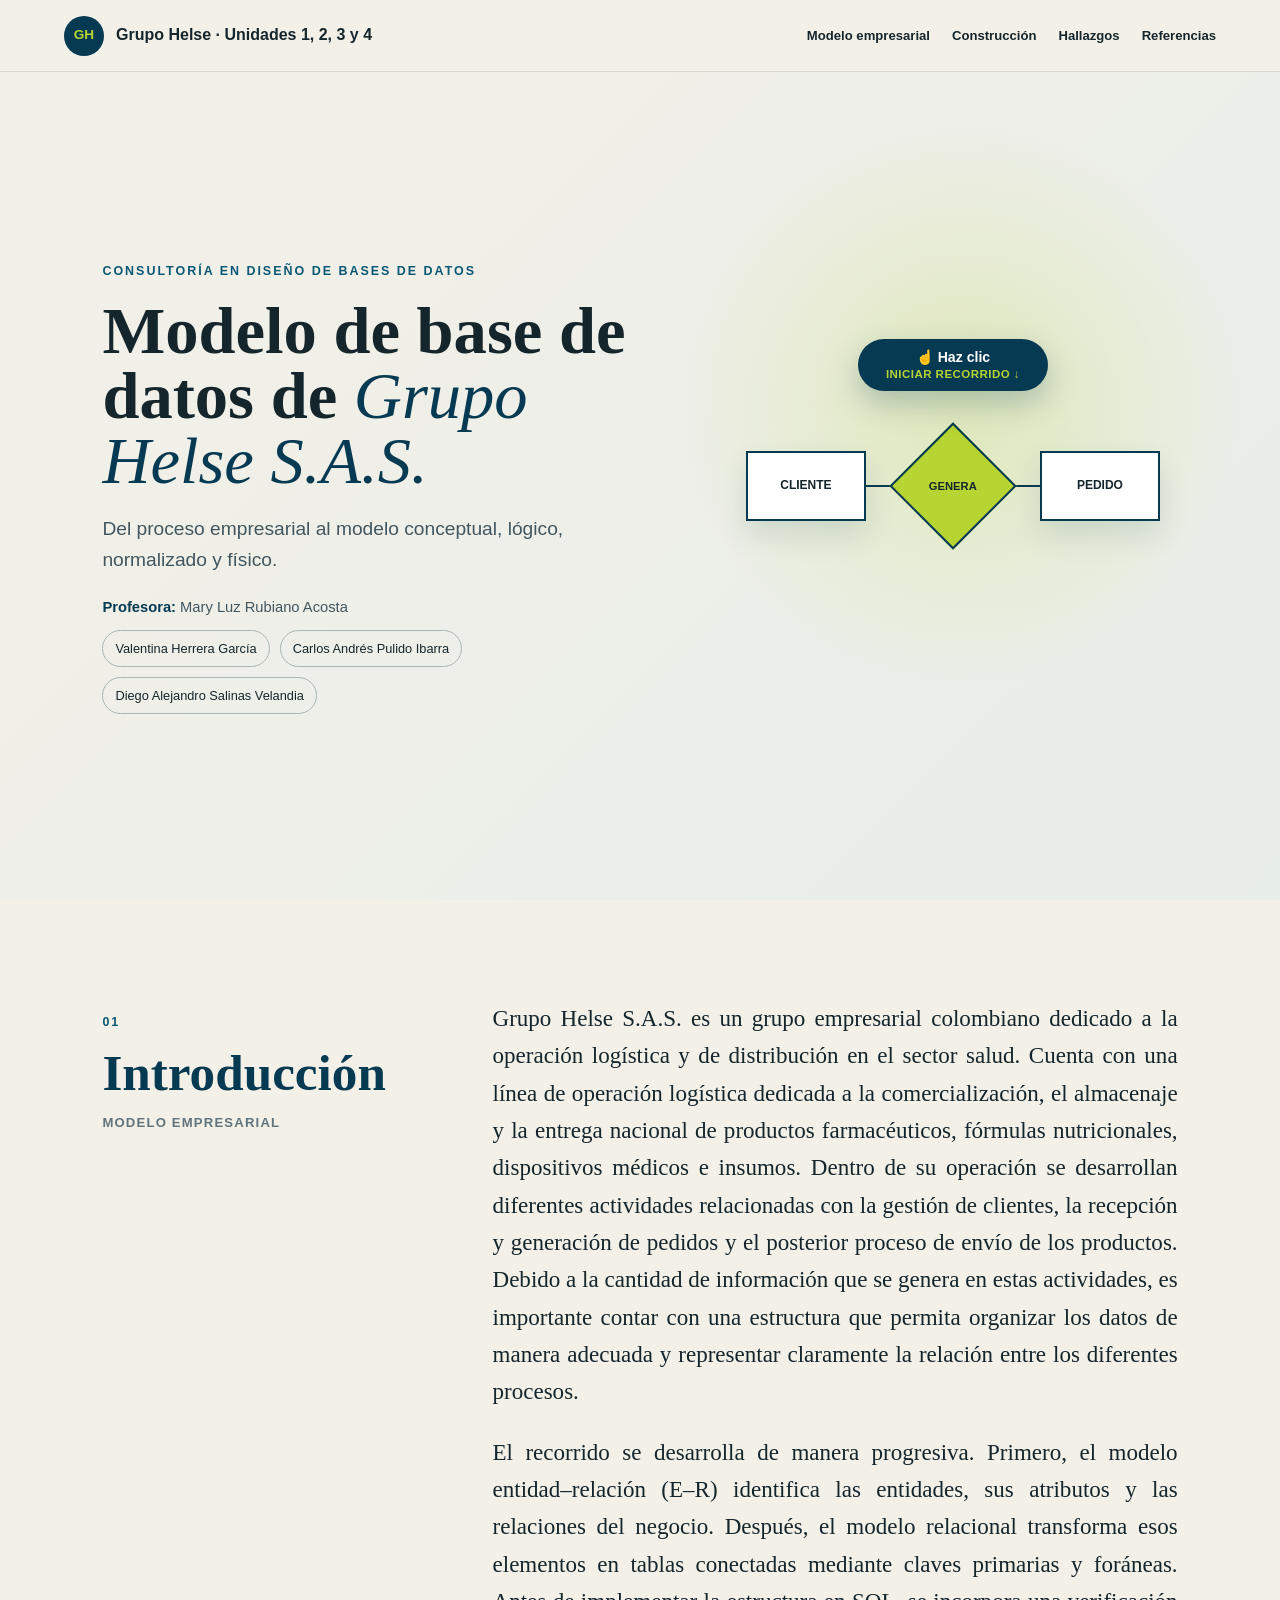
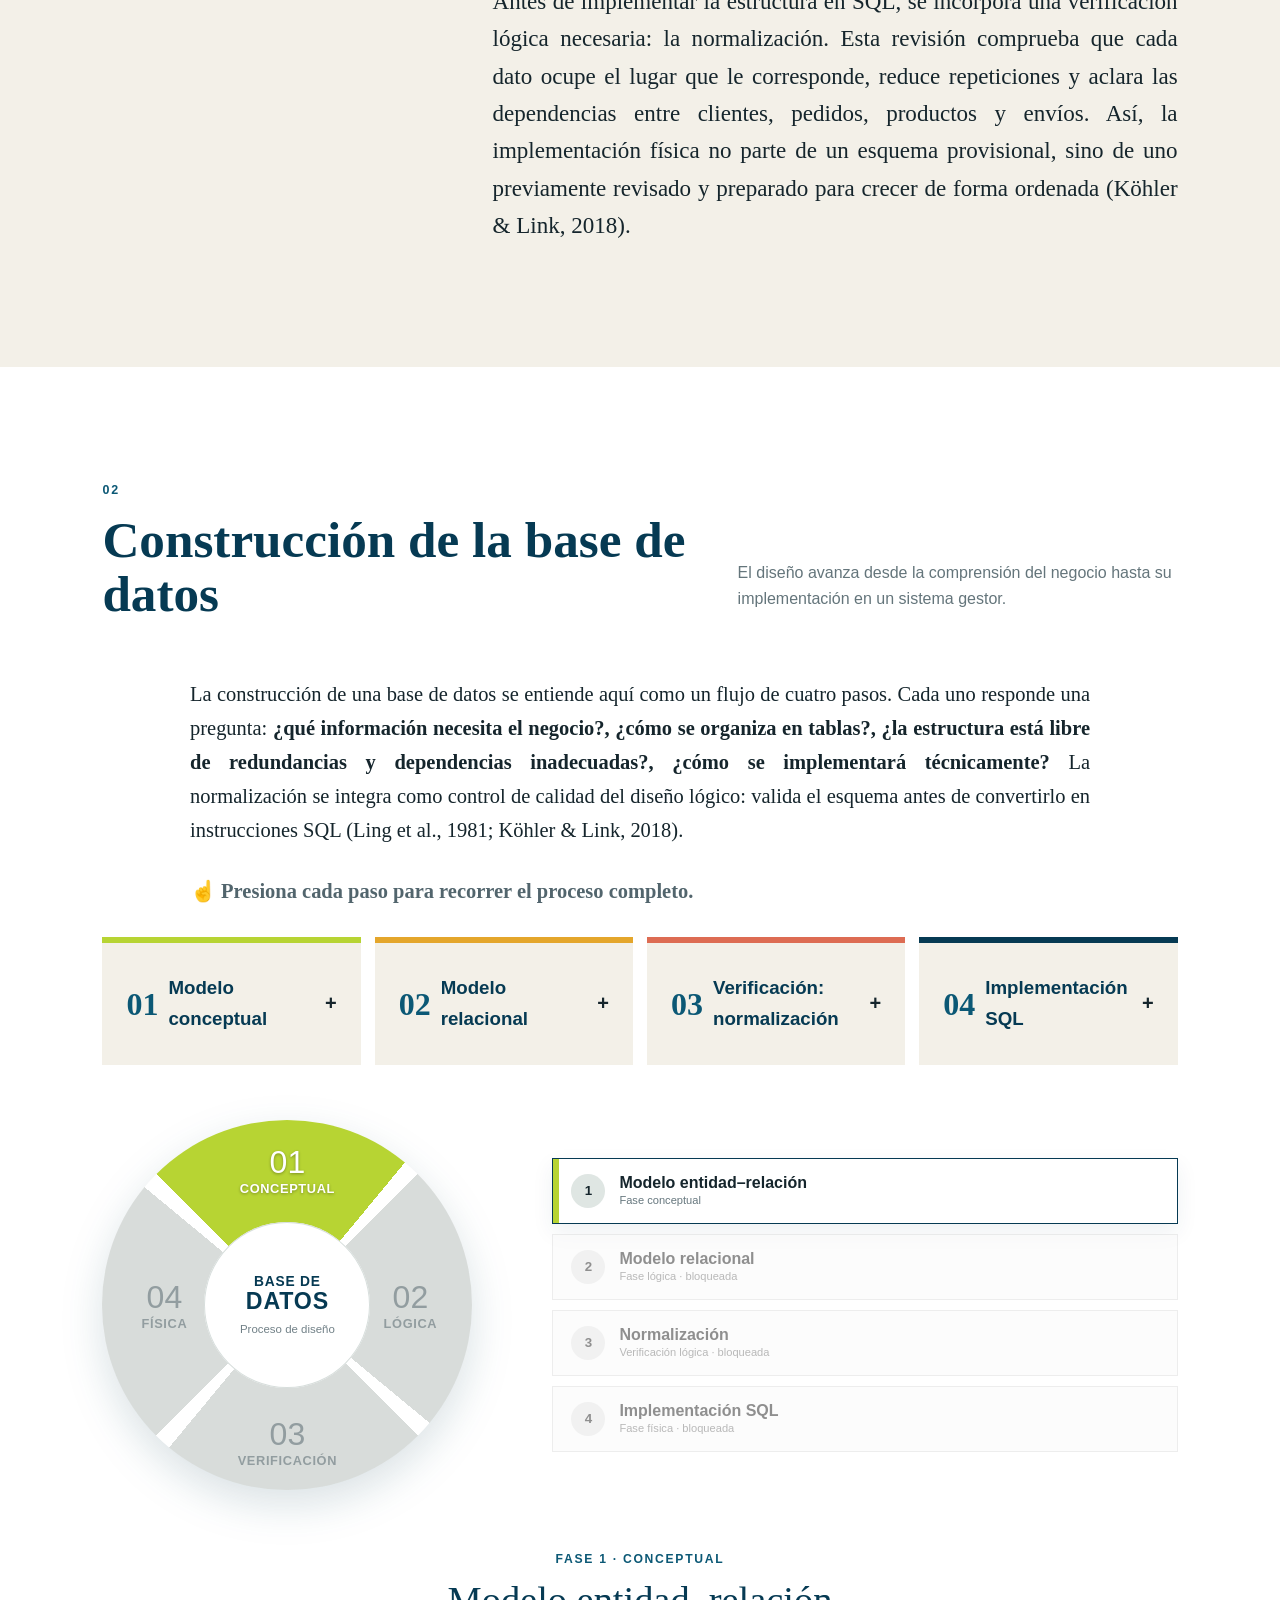
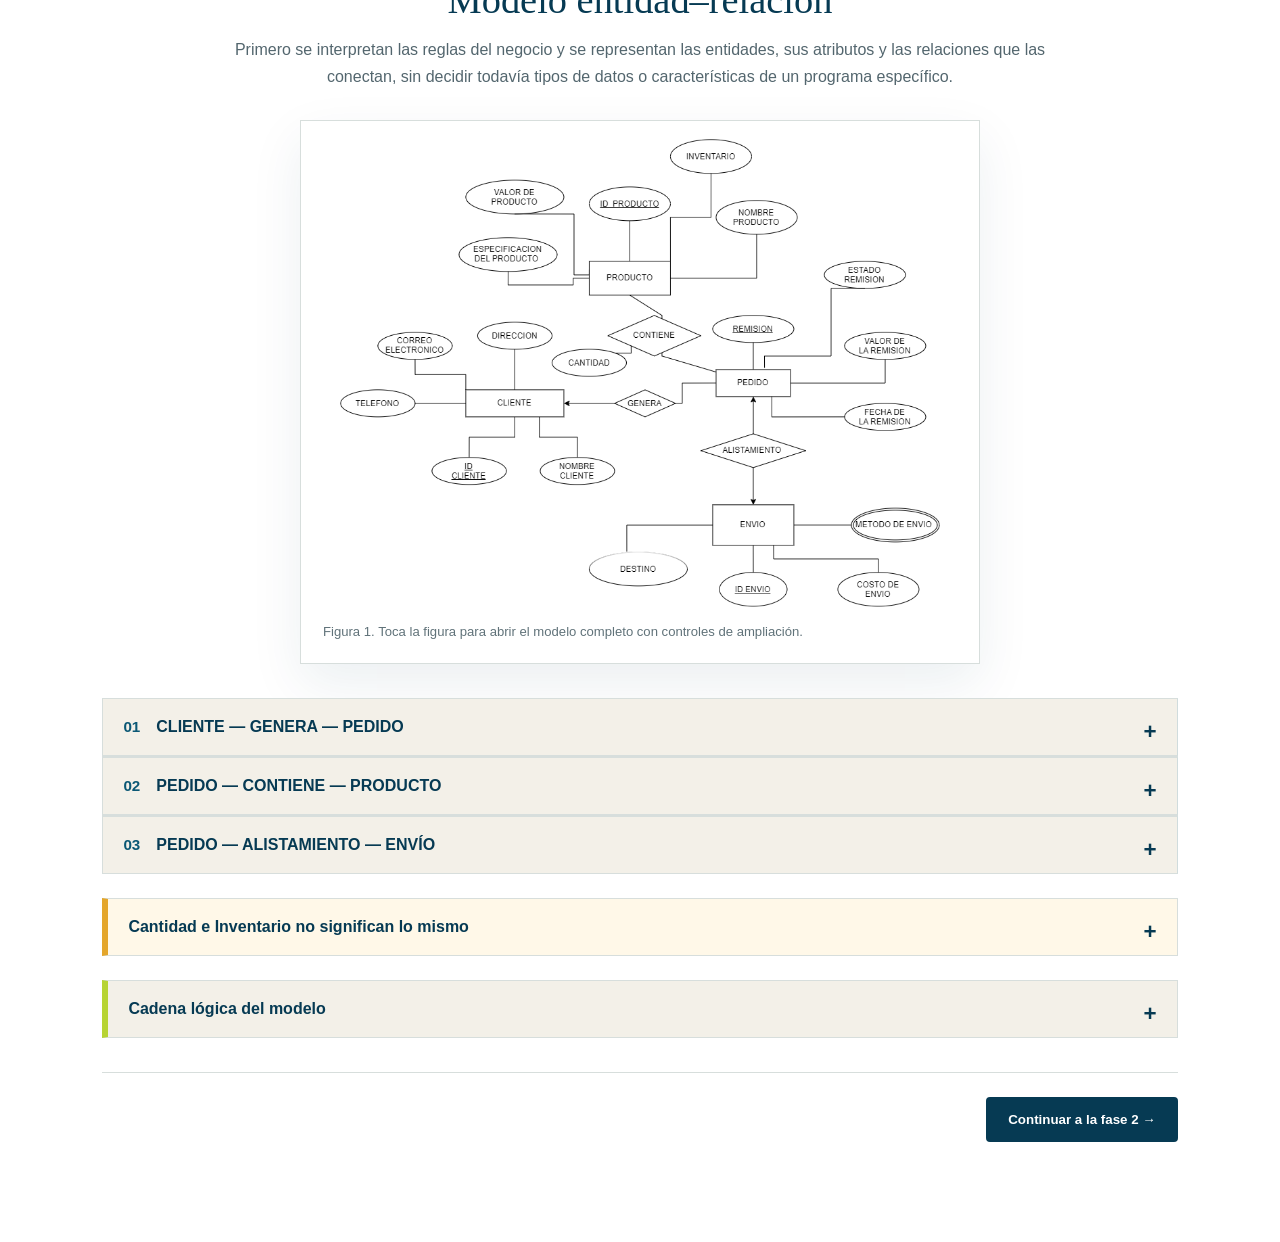
<file: index.html>
<!doctype html>
<html lang="es">
<head>
  <meta charset="utf-8">
  <meta name="viewport" content="width=device-width,initial-scale=1">
  <meta http-equiv="Cache-Control" content="no-cache, no-store, must-revalidate">
  <meta http-equiv="Pragma" content="no-cache">
  <meta http-equiv="Expires" content="0">
  <title>Grupo Helse | Modelo de base de datos</title>
  <link rel="stylesheet" href="estilos.css?v=20260816-12">
  <link rel="stylesheet" href="fases.css?v=20260907-5">
  <style>
    .heroInicio{position:relative;border-radius:18px;cursor:pointer;outline:2px solid transparent;transition:transform .2s,outline-color .2s,background .2s}
    .heroInicio:hover,.heroInicio:focus-visible{transform:translateY(-4px);outline-color:var(--azul);background:#ffffff45}
    .indicacionInicio{position:absolute;top:28px;left:50%;z-index:4;transform:translateX(-50%);display:flex;flex-direction:column;align-items:center;min-width:190px;padding:10px 18px;border-radius:999px;background:var(--azul);color:#fff;box-shadow:0 12px 30px #063a5340;text-align:center;line-height:1.25;animation:latidoInicio 1.8s ease-in-out infinite}
    .indicacionInicio b{font-size:.88rem}.indicacionInicio small{color:var(--verde);font-size:.72rem;font-weight:800;letter-spacing:.04em;text-transform:uppercase}
    @keyframes latidoInicio{0%,100%{transform:translateX(-50%) scale(1)}50%{transform:translateX(-50%) scale(1.05)}}
    @media(max-width:600px){.indicacionInicio{top:4px}.heroInicio{margin-top:6px!important}}
    @media(prefers-reduced-motion:reduce){.indicacionInicio{animation:none}}
    @media(min-width:961px){.hero{padding-top:4vh;padding-bottom:4vh}.hero h1{font-size:clamp(3rem,5.2vw,5.5rem)}.hero .profesora{margin:0 0 10px}.hero .autores{margin:10px 0}}
    .fase4Activa .selectorFases{margin-bottom:18px}.fase4Activa #fase4 .avisoSiguienteLeccion{margin:0 auto;padding:24px;max-width:760px}.fase4Final p{margin:8px 0 18px;color:#52656d;font-size:1.05rem}.fase4Final .navegacionFases{justify-content:center;margin:0;padding:0;border:0}
    @media(max-width:600px){.fase4Activa .selectorFases{gap:10px;margin-bottom:10px}.fase4Activa .botonesFase{gap:6px}.fase4Activa .botonesFase button{padding:9px 12px}.fase4Activa #fase4 .avisoSiguienteLeccion{padding:14px}.fase4Activa #fase4 h3{font-size:1.8rem}.fase4Final p{margin:4px 0 10px}.fase4Final .navegacionFases button{padding:10px 14px}}
  </style>
  <link rel="stylesheet" href="sql-phase.css?v=20260907-4">
</head>
<body class="recorridoPendiente">
<header class="barra">
  <a class="marca" href="#inicio"><span>GH</span> Grupo Helse · Unidades 1, 2, 3 y 4</a>
  <nav><a href="#caso">Modelo empresarial</a><a href="#fases">Construcción</a><a href="#hallazgos">Hallazgos</a><a href="#referencias">Referencias</a></nav>
</header>
<main>
  <section class="hero" id="inicio">
    <div>
      <p class="etiqueta">Consultoría en diseño de bases de datos</p>
      <h1>Modelo de base de datos de <em>Grupo Helse S.A.S.</em></h1>
      <p class="bajada">Del proceso empresarial al modelo conceptual, lógico, normalizado y físico.</p>
      <p class="profesora"><strong>Profesora:</strong> Mary Luz Rubiano Acosta</p>
      <div class="autores"><span>Valentina Herrera García</span><span>Carlos Andrés Pulido Ibarra</span><span>Diego Alejandro Salinas Velandia</span></div>
    </div>
    <a class="heroGrafico heroInicio" href="#caso" aria-label="Haz clic para iniciar el recorrido">
      <span class="indicacionInicio"><b>☝ Haz clic</b><small>Iniciar recorrido ↓</small></span>
      <div class="nodo">CLIENTE</div><div class="linea"></div><div class="rombo"><span>GENERA</span></div><div class="linea"></div><div class="nodo">PEDIDO</div>
    </a>
  </section>

  <section class="seccion introduccion" id="caso">
    <div><p class="numero">01</p><h2>Introducción</h2><p class="subtitulo">Modelo empresarial</p></div>
    <div class="textoGrande">
      <p>Grupo Helse S.A.S. es un grupo empresarial colombiano dedicado a la operación logística y de distribución en el sector salud. Cuenta con una línea de operación logística dedicada a la comercialización, el almacenaje y la entrega nacional de productos farmacéuticos, fórmulas nutricionales, dispositivos médicos e insumos. Dentro de su operación se desarrollan diferentes actividades relacionadas con la gestión de clientes, la recepción y generación de pedidos y el posterior proceso de envío de los productos. Debido a la cantidad de información que se genera en estas actividades, es importante contar con una estructura que permita organizar los datos de manera adecuada y representar claramente la relación entre los diferentes procesos.</p>
      <p>El recorrido se desarrolla de manera progresiva. Primero, el modelo entidad–relación (E–R) identifica las entidades, sus atributos y las relaciones del negocio. Después, el modelo relacional transforma esos elementos en tablas conectadas mediante claves primarias y foráneas. Antes de implementar la estructura en SQL, se incorpora una verificación lógica necesaria: la normalización. Esta revisión comprueba que cada dato ocupe el lugar que le corresponde, reduce repeticiones y aclara las dependencias entre clientes, pedidos, productos y envíos. Así, la implementación física no parte de un esquema provisional, sino de uno previamente revisado y preparado para crecer de forma ordenada (Köhler &amp; Link, 2018).</p>
    </div>
  </section>

  <section class="seccion fases" id="fases">
    <div class="cabecera"><div><p class="numero">02</p><h2>Construcción de la base de datos</h2></div><p>El diseño avanza desde la comprensión del negocio hasta su implementación en un sistema gestor.</p></div>
    <div class="explicacionFases">
      <p>La construcción de una base de datos se entiende aquí como un flujo de cuatro pasos. Cada uno responde una pregunta: <strong>¿qué información necesita el negocio?, ¿cómo se organiza en tablas?, ¿la estructura está libre de redundancias y dependencias inadecuadas?, ¿cómo se implementará técnicamente?</strong> La normalización se integra como control de calidad del diseño lógico: valida el esquema antes de convertirlo en instrucciones SQL (Ling et al., 1981; Köhler &amp; Link, 2018).</p>
      <p class="ayudaFases">☝ Presiona cada paso para recorrer el proceso completo.</p>
      <div class="resumenTresFases resumenCuatroFases"><details><summary><span>01</span><h3>Modelo conceptual</h3><b>+</b></summary><p>Representa el negocio mediante entidades, atributos, relaciones y reglas. El modelo E–R facilita la comunicación entre usuarios y diseñadores <a href="https://doi.org/10.1016/j.datak.2015.07.002" target="_blank" rel="noopener">(Storey et al., 2015)</a>.</p></details><details><summary><span>02</span><h3>Modelo relacional</h3><b>+</b></summary><p>Transforma el modelo conceptual en tablas, columnas, claves primarias y claves foráneas, todavía sin depender de un gestor específico <a href="https://doi.org/10.1016/S0065-2458(08)60593-8" target="_blank" rel="noopener">(Navathe &amp; Pernul, 1992)</a>.</p></details><details><summary><span>03</span><h3>Verificación: normalización</h3><b>+</b></summary><p>Revisa el modelo lógico mediante la primera, segunda y tercera forma normal para reducir redundancias y comprobar dependencias antes de implementar.</p></details><details><summary><span>04</span><h3>Implementación SQL</h3><b>+</b></summary><p>Crea las tablas en un gestor y define tipos de datos, restricciones e índices a partir de una estructura ya verificada.</p></details></div>
    </div>
    <div class="selectorFases">
      <div class="rueda" data-activa="1" aria-label="Ciclo de construcción de la base de datos">
        <button class="sector sector1 activo" type="button" data-fase="fase1"><span>01</span><b>Conceptual</b></button>
        <button class="sector sector2" type="button" data-fase="fase2" disabled><span>02</span><b>Lógica</b></button>
        <button class="sector sector3" type="button" data-fase="fase3" disabled><span>03</span><b>Verificación</b></button>
        <button class="sector sector4" type="button" data-fase="fase4" disabled><span>04</span><b>Física</b></button>
        <div class="centroRueda">BASE DE<br><strong>DATOS</strong><small>Proceso de diseño</small></div>
      </div>
      <div class="botonesFase" role="tablist" aria-label="Fases del diseño">
        <button class="activo" role="tab" aria-selected="true" data-fase="fase1"><span>1</span><b>Modelo entidad–relación</b><small>Fase conceptual</small></button>
        <button role="tab" aria-selected="false" data-fase="fase2" disabled><span>2</span><b>Modelo relacional</b><small>Fase lógica · bloqueada</small></button>
        <button role="tab" aria-selected="false" data-fase="fase3" disabled><span>3</span><b>Normalización</b><small>Verificación lógica · bloqueada</small></button>
        <button role="tab" aria-selected="false" data-fase="fase4" disabled><span>4</span><b>Implementación SQL</b><small>Fase física · bloqueada</small></button>
      </div>
    </div>

    <article class="panelFase activo" id="fase1">
      <div class="encabezadoFase"><span>FASE 1 · CONCEPTUAL</span><h3>Modelo entidad–relación</h3><p>Primero se interpretan las reglas del negocio y se representan las entidades, sus atributos y las relaciones que las conectan, sin decidir todavía tipos de datos o características de un programa específico.</p></div>
      <a class="figuraEnlace" href="visor-diagrama.html?imagen=der-limpio&amp;titulo=Modelo%20entidad-relación&amp;v=20260816-5" target="_blank" rel="opener"><figure class="figuraDiagrama"><div class="marcoDiagrama"><img class="derCompleto" src="modelo-entidad-relacion-limpio.png?v=20260816-3" alt="Modelo entidad–relación de Grupo Helse sin cuadrícula de fondo"></div><figcaption>Figura 1. Toca la figura para abrir el modelo completo con controles de ampliación.</figcaption></figure></a>
      <div class="relaciones relacionesDesplegables"><details class="modeloDesplegable"><summary><span>01</span><strong>CLIENTE — GENERA — PEDIDO</strong></summary><p>Un cliente puede generar varios pedidos y cada pedido pertenece a un solo cliente.</p></details><details class="modeloDesplegable"><summary><span>02</span><strong>PEDIDO — CONTIENE — PRODUCTO</strong></summary><p>Un pedido puede contener varios productos y un producto puede estar incluido en varios pedidos. El atributo <strong>Cantidad</strong>, unido a esta relación, registra cuántas unidades de un producto solicita el cliente en ese pedido específico.</p></details><details class="modeloDesplegable"><summary><span>03</span><strong>PEDIDO — ALISTAMIENTO — ENVÍO</strong></summary><p>Cada pedido se asocia con un envío y cada envío corresponde a un solo pedido.</p></details></div>
      <details class="aclaracionAtributos modeloDesplegable"><summary>Cantidad e Inventario no significan lo mismo</summary><p><strong>Cantidad</strong> pertenece a la relación <em>CONTIENE</em> y responde: “¿cuántas unidades de este producto solicita el cliente en este pedido?”. <strong>Inventario</strong> pertenece a la entidad <em>PRODUCTO</em> y responde: “¿cuántas unidades de este producto tiene disponibles Grupo Helse?”. Se representan por separado porque la cantidad solicitada cambia en cada pedido, mientras que el inventario describe la disponibilidad del producto.</p></details>
      <details class="cadenaLogica modeloDesplegable"><summary>Cadena lógica del modelo</summary><p>Un cliente genera un pedido. El pedido contiene uno o varios productos y, para cada producto, el atributo <strong>Cantidad</strong> registra las unidades solicitadas. Cada producto conserva además su atributo <strong>Inventario</strong>, que indica las unidades disponibles en Grupo Helse. Esta separación permite comparar lo solicitado con lo disponible. Finalmente, el pedido pasa por el proceso de alistamiento y se asocia con el envío de cada entrega.</p></details>
      <div class="navegacionFases"><button type="button" data-ir-fase="fase2">Continuar a la fase 2 <span>→</span></button></div>
    </article>

    <article class="panelFase" id="fase2" hidden>
      <div class="encabezadoFase"><span>FASE 2 · LÓGICA</span><h3>Del modelo E–R al modelo relacional</h3><p>Las entidades se convierten en tablas, los atributos en columnas y las claves identifican o conectan registros. La cardinalidad guía la transformación de cada relación.</p></div>
      <a class="figuraEnlace" href="visor-diagrama.html?imagen=relacional&amp;titulo=Modelo%20relacional&amp;v=20260816-12" target="_blank" rel="opener"><figure class="figuraDiagrama"><div class="marcoDiagrama"><img class="relacionalCompleto" data-modelo-relacional src="modelo-relacional.png?v=20260816-12" alt="Modelo relacional de Grupo Helse"></div><figcaption>Figura 2. Toca la figura para verla completa y ampliarla.</figcaption></figure></a>
      <section class="lecturaRelacional" aria-labelledby="titulo-transformacion">
        <div class="tituloTransformacion"><span>Lectura interactiva</span><h4 id="titulo-transformacion">De la cardinalidad a las tablas</h4><p>Presiona cada transformación para conocer cómo se representa en el modelo relacional.</p></div>
        <div class="transformacionInteractiva">
          <details><summary><span>1:M</span><div><b>CLIENTE — PEDIDO</b><small>Uno a muchos</small></div><i>+</i></summary><p>CLIENTE y PEDIDO se convierten en tablas independientes. Como un cliente puede tener varios pedidos, la identificación del cliente se incorpora en PEDIDO. Así, cada pedido puede asociarse con un solo cliente, mientras un cliente puede aparecer en diferentes pedidos.</p></details>
          <details><summary><span>M:N</span><div><b>PEDIDO — PRODUCTO</b><small>Muchos a muchos</small></div><i>+</i></summary><p>Una relación muchos a muchos genera una tabla intermedia llamada PRODUCTOS_PEDIDO. Esta tabla reúne la identificación del pedido y la del producto. También almacena Cantidad, porque este dato depende de la combinación entre un pedido y un producto.</p></details>
          <details><summary><span>1:1</span><div><b>PEDIDO — ENVÍO</b><small>Uno a uno</small></div><i>+</i></summary><p>PEDIDO y ENVÍO se mantienen como tablas independientes. La remisión del pedido se registra en ENVÍO para conservar la correspondencia entre ambos. Esta referencia debe ser única para garantizar que cada pedido se asocie con un solo envío.</p></details>
          <details><summary><span>1:M</span><div><b>ENVÍO — MÉTODO_ENVÍO</b><small>Atributo multivaluado</small></div><i>+</i></summary><p>Como un envío puede registrar varios métodos, el atributo método de envío se transforma en una tabla separada. Cada registro de METODO_ENVIO queda asociado con un envío, lo que permite almacenar varios métodos sin repetir los demás datos del envío.</p></details>
        </div>
        <details class="cadenaLogica modeloDesplegable"><summary>Cadena lógica del modelo relacional</summary><p>CLIENTE se relaciona con PEDIDO; PEDIDO se conecta con PRODUCTOS mediante PRODUCTOS_PEDIDO; PEDIDO se asocia con ENVÍO; y ENVÍO se relaciona con METODO_ENVIO.</p></details>
      </section>
      <div class="navegacionFases"><button class="secundario" type="button" data-ir-fase="fase1"><span>←</span> Volver al paso 1</button><button type="button" data-ir-fase="fase3">Verificar el modelo <span>→</span></button></div>
    </article>

    <article class="panelFase normalizacion" id="fase3" hidden>
      <div class="encabezadoFase"><span>PASO 3 · VERIFICACIÓN LÓGICA</span><h3>Normalización de la base de datos</h3><p>Antes de escribir SQL, se comprueba que cada dato sea atómico, dependa de la clave correcta y se almacene en la tabla que describe. Este control reduce anomalías de inserción, actualización y eliminación.</p></div>
      <div class="formasNormales" aria-label="Primera, segunda y tercera forma normal">
        <article><span>1FN</span><h4>Un dato por celda</h4><p>Elimina grupos repetidos y deja cada producto solicitado en un registro independiente.</p></article>
        <article><span>2FN</span><h4>Dependencia de la clave completa</h4><p>En <code>PRODUCTOS_PEDIDO</code>, la cantidad depende de la combinación entre pedido y producto; los datos propios del producto permanecen en <code>PRODUCTO</code>.</p></article>
        <article><span>3FN</span><h4>Sin dependencias transitivas</h4><p>El nombre y la ciudad del cliente se guardan en <code>CLIENTE</code>; <code>PEDIDO</code> conserva únicamente su identificador como clave foránea.</p></article>
      </div>
      <details class="cadenaLogica controlCalidad modeloDesplegable"><summary>La normalización no interrumpe el recorrido: lo valida</summary><p>El modelo relacional propone las tablas; la normalización comprueba su estructura; y SQL implementa el resultado verificado. Las dependencias funcionales —por ejemplo, <code>id_producto → nombre_producto</code> e <code>id_cliente → nombre_cliente, ciudad</code>— permiten decidir en qué tabla debe quedar cada atributo (Ling et al., 1981).</p></details>
      <section class="historieta" aria-labelledby="titulo-historieta"><div class="tituloTransformacion"><span>Recorrido visual</span><h4 id="titulo-historieta">Historieta: normalización de datos en Grupo Helse</h4><p>Ocho páginas presentan el recorrido desde una tabla desorganizada hasta un modelo normalizado y preparado para implementarse en SQL.</p><p><a class="botonDocumento" href="Actividad_Grupo_Helse_actualizada.pdf?v=20260831-1" target="_blank" rel="noopener">Abrir la historieta completa en PDF</a></p></div><div class="paginasHistorieta"><a href="assets/normalizacion/historieta-1.jpg?v=20260831-1" target="_blank" rel="noopener"><img src="assets/normalizacion/historieta-1.jpg?v=20260831-1" alt="Historieta de normalización de datos de Grupo Helse, página 1 de 8"><span>Abrir página 1</span></a><a href="assets/normalizacion/historieta-2.jpg?v=20260831-1" target="_blank" rel="noopener"><img src="assets/normalizacion/historieta-2.jpg?v=20260831-1" alt="Historieta de normalización de datos de Grupo Helse, página 2 de 8"><span>Abrir página 2</span></a><a href="assets/normalizacion/historieta-3.jpg?v=20260831-1" target="_blank" rel="noopener"><img src="assets/normalizacion/historieta-3.jpg?v=20260831-1" alt="Historieta de normalización de datos de Grupo Helse, página 3 de 8"><span>Abrir página 3</span></a><a href="assets/normalizacion/historieta-4.jpg?v=20260831-1" target="_blank" rel="noopener"><img src="assets/normalizacion/historieta-4.jpg?v=20260831-1" alt="Historieta de normalización de datos de Grupo Helse, página 4 de 8"><span>Abrir página 4</span></a><a href="assets/normalizacion/historieta-5.jpg?v=20260831-1" target="_blank" rel="noopener"><img src="assets/normalizacion/historieta-5.jpg?v=20260831-1" alt="Historieta de normalización de datos de Grupo Helse, página 5 de 8"><span>Abrir página 5</span></a><a href="assets/normalizacion/historieta-6.jpg?v=20260831-1" target="_blank" rel="noopener"><img src="assets/normalizacion/historieta-6.jpg?v=20260831-1" alt="Historieta de normalización de datos de Grupo Helse, página 6 de 8"><span>Abrir página 6</span></a><a href="assets/normalizacion/historieta-7.jpg?v=20260831-1" target="_blank" rel="noopener"><img src="assets/normalizacion/historieta-7.jpg?v=20260831-1" alt="Historieta de normalización de datos de Grupo Helse, página 7 de 8"><span>Abrir página 7</span></a><a href="assets/normalizacion/historieta-8.jpg?v=20260831-1" target="_blank" rel="noopener"><img src="assets/normalizacion/historieta-8.jpg?v=20260831-1" alt="Historieta de normalización de datos de Grupo Helse, página 8 de 8"><span>Abrir página 8</span></a></div></section>
      <div class="navegacionFases"><button class="secundario" type="button" data-ir-fase="fase2"><span>←</span> Volver al paso 2</button><button type="button" data-ir-fase="fase4">Continuar a SQL <span>→</span></button></div>
    </article>

    <article class="panelFase" id="fase4" hidden>
      <div class="encabezadoFase"><span>PASO 4 · FASE FÍSICA</span><h3>Implementación SQL</h3><p>Del esquema normalizado a una base de datos reproducible: implementar, validar con MySQL Workbench y consultar información útil para Grupo Helse.</p></div>
      <div class="sql-actualizacion">
      <section id="sql-descarga" class="sql-entrega" aria-labelledby="sql-entrega-titulo">
        <span class="sql-entrega-etiqueta">ENTREGABLE PRINCIPAL · UNIDAD 4</span>
        <h4 id="sql-entrega-titulo">Base de datos MySQL lista para descargar</h4>
        <p>Descarga el archivo completo de Grupo Helse: las seis tablas, sus relaciones y los datos para reproducir la implementación SQL.</p>
        <a class="sql-descarga-principal" href="assets/sql/final_grupo_helse.sql" download="final_grupo_helse.sql">Descargar base de datos MySQL (.sql) <span aria-hidden="true">↓</span></a>
        <small>final_grupo_helse.sql · Archivo completo para MySQL Workbench</small>
      </section>
      <nav class="sql-ruta" aria-label="Recorrido de implementación SQL"><a href="#sql-validacion">01 · Validación</a><a href="#sql-modelo-final">02 · Modelo final</a><a href="#sql-descarga">03 · Dump SQL</a><a href="#sql-consultas">04 · Consultas</a><a href="#hallazgos">05 · Análisis</a><a href="#conclusiones">06 · Conclusión</a></nav>
      <section id="sql-validacion" class="sql-seccion"><div class="tituloTransformacion"><span>Implementar para validar</span><h4>Validación y ajuste del modelo relacional</h4><p>El modelo inicial organizó entidades, atributos y relaciones. Al crear la base en MySQL fue posible contrastar ese diseño con las claves y relaciones realmente implementadas.</p></div>
      <div class="sql-pasos"><details class="modeloDesplegable"><summary>01 · Implementación</summary><p>Crear el esquema, las seis tablas, sus claves primarias y foráneas e incorporar los datos mediante INSERT INTO.</p></details><details class="modeloDesplegable"><summary>02 · Reverse Engineer</summary><p>En MySQL Workbench: <strong>Database → Reverse Engineer</strong>. Seleccionar el esquema y generar el diagrama de la base implementada.</p></details><details class="modeloDesplegable"><summary>03 · Contraste y ajuste</summary><p>Revisar cardinalidades y nombres frente al diseño inicial. La implementación ayuda a precisar las decisiones de modelado.</p></details></div>
      <details class="cadenaLogica modeloDesplegable"><summary>Cómo leer las etapas anteriores</summary><p>Los diagramas de los pasos conceptual y lógico se conservan como antecedentes del aprendizaje. Las decisiones de envío allí descritas se contrastan aquí: el modelo definitivo implementa <strong>PEDIDO 1:N ENVIO</strong> y <strong>METODO_ENVIO 1:N ENVIO</strong>. Cada envío registra un método y una remisión puede tener varios envíos.</p></details>
      <div class="sql-filtros" aria-label="Filtrar ajustes"><button type="button" data-sql-filtro="todos" aria-pressed="true">Todos los ajustes</button><button type="button" data-sql-filtro="relaciones" aria-pressed="false">Relaciones</button><button type="button" data-sql-filtro="nombres" aria-pressed="false">Nombres</button></div>
      <div class="sql-comparacion"><details data-sql-grupo="relaciones"><summary><strong>CLIENTE → PEDIDO</strong><span><small>Inicial</small> <code>1:N</code> → <small>Implementado</small> <code>1:N</code></span></summary><p>Se mantiene. Un cliente puede realizar varios pedidos y cada pedido pertenece a un cliente.</p></details><details data-sql-grupo="relaciones"><summary><strong>PEDIDO → PRODUCTOS_PEDIDO</strong><span><small>Inicial</small> <code>1:N</code> → <small>Implementado</small> <code>1:N</code></span></summary><p>Se mantiene. Un pedido puede contener varios productos.</p></details><details data-sql-grupo="relaciones"><summary><strong>PRODUCTOS → PRODUCTOS_PEDIDO</strong><span><small>Inicial</small> <code>1:N</code> → <small>Implementado</small> <code>1:N</code></span></summary><p>Se mantiene. Un producto puede aparecer en diferentes pedidos.</p></details><details data-sql-grupo="relaciones"><summary><strong>METODO_ENVIO → ENVIO</strong><span><small>Inicial</small> <code>1:1</code> → <small>Implementado</small> <code>1:N</code></span></summary><p>Un mismo método de envío puede utilizarse en muchos envíos. Cada envío registra un método.</p></details><details data-sql-grupo="relaciones"><summary><strong>PEDIDO → ENVIO</strong><span><small>Inicial</small> <code>1:1</code> → <small>Implementado</small> <code>1:N</code></span></summary><p>La implementación permite varios envíos por remisión, por ejemplo en despachos parciales. Es una decisión de modelado, no un error absoluto del diseño inicial.</p></details><details data-sql-grupo="nombres"><summary><strong>Identificador del método de envío</strong><span><small>Inicial</small> <code>Id_envio</code> → <small>Implementado</small> <code>Id_metodo</code></span></summary><p>El atributo identifica un método de envío y no un envío.</p></details><details data-sql-grupo="nombres"><summary><strong>Cliente en PEDIDO</strong><span><small>Inicial</small> <code>CLIENTE_idCLIENTE</code> → <small>Implementado</small> <code>Idcliente</code></span></summary><p>Se simplificó la nomenclatura sin modificar la relación.</p></details><details data-sql-grupo="nombres"><summary><strong>Pedido en ENVIO</strong><span><small>Inicial</small> <code>PEDIDO_Nro_Remision</code> → <small>Implementado</small> <code>Nro_remision</code></span></summary><p>Se simplificó el nombre de la clave foránea para mejorar la legibilidad.</p></details><details data-sql-grupo="nombres"><summary><strong>Producto en PRODUCTOS_PEDIDO</strong><span><small>Inicial</small> <code>PRODUCTOS_idPRODUCTO</code> → <small>Implementado</small> <code>Id_producto</code></span></summary><p>Se simplificó el nombre manteniendo su función como clave foránea.</p></details></div>
      <details class="sql-nota modeloDesplegable"><summary>Validar el diseño antes de consultar</summary><p>El diseño de una base de datos es iterativo. La implementación permite detectar inconsistencias y mejorar decisiones; validar el diagrama contra el SQL es una etapa fundamental antes de realizar consultas.</p></details></section>
      <section id="sql-modelo-final" class="sql-seccion"><div class="tituloTransformacion"><span>La estructura implementada</span><h4>Modelo relacional final</h4><p>Diagrama generado mediante Reverse Engineer en MySQL Workbench: esta es la referencia definitiva del ejercicio.</p></div>
      <figure class="sql-figura"><button type="button" class="sql-ampliar" data-sql-imagen="assets/sql/Diagrama%20relacional.png" data-sql-titulo="Modelo relacional final de Grupo Helse" aria-label="Ampliar: Modelo relacional final de Grupo Helse"><img src="assets/sql/Diagrama%20relacional.png" alt="Modelo relacional final de Grupo Helse" loading="lazy"></button><figcaption>Seis tablas y cinco relaciones 1:N implementadas en MySQL. <button type="button" data-sql-imagen="assets/sql/Diagrama%20relacional.png" data-sql-titulo="Modelo relacional final de Grupo Helse" class="sql-enlace">Ampliar imagen ↗</button></figcaption></figure>
      <div class="sql-relaciones"><p>CLIENTE → PEDIDO <b>1:N</b></p><p>PEDIDO → PRODUCTOS_PEDIDO <b>1:N</b></p><p>PRODUCTOS → PRODUCTOS_PEDIDO <b>1:N</b></p><p>METODO_ENVIO → ENVIO <b>1:N</b></p><p>PEDIDO → ENVIO <b>1:N</b></p></div>
      <details class="cadenaLogica modeloDesplegable"><summary>PRODUCTOS_PEDIDO continúa siendo la tabla asociativa</summary><p>Resuelve la relación muchos a muchos entre PEDIDO y PRODUCTOS. Contiene <code>Nro_remision</code>, <code>Id_producto</code> y <code>Cantidad</code>. Las dos primeras columnas forman su clave primaria compuesta y funcionan como claves foráneas.</p></details>
      </section>
      
      <section id="sql-consultas" class="sql-seccion"><div class="tituloTransformacion"><span>De la estructura a la información</span><h4>Consultas SQL aplicadas</h4><p>Una vez validada la estructura, el siguiente paso fue comprobar si la base respondía preguntas útiles para la operación de Grupo Helse.</p></div>
      <div class="sql-selector" role="tablist" aria-label="Consultas SQL"><button type="button" role="tab" id="sql-tab-0" aria-controls="sql-consulta-0" aria-selected="true" tabindex="0" data-sql-consulta="0"><span>01</span>Trazabilidad</button><button type="button" role="tab" id="sql-tab-1" aria-controls="sql-consulta-1" aria-selected="false" tabindex="-1" data-sql-consulta="1"><span>02</span>Inventario disponible</button><button type="button" role="tab" id="sql-tab-2" aria-controls="sql-consulta-2" aria-selected="false" tabindex="-1" data-sql-consulta="2"><span>03</span>Costo logístico</button></div>
      <article role="tabpanel" id="sql-consulta-0" aria-labelledby="sql-tab-0" ><h5 class="sql-pregunta">¿Qué productos contiene cada remisión, en qué cantidades y a qué cliente pertenece?</h5><p>Reconstruir el detalle de un pedido permite identificar al cliente, los productos solicitados y sus cantidades a partir del número de remisión.</p><p class="sql-tablas-usadas"><strong>Tablas participantes:</strong> cliente → pedido → productos_pedido → productos</p><div class="sql-columnas"><div><h5>La consulta</h5><p>Los JOIN reúnen información distribuida en tablas normalizadas. ORDER BY organiza el detalle por remisión y nombre del producto.</p><pre tabindex="0" aria-label="Código SQL: Trazabilidad"><code>USE final;

SELECT
    pedido.Nro_remision,
    cliente.Nom_cliente,
    productos.Nom_producto,
    productos_pedido.Cantidad
FROM pedido
JOIN cliente
    ON pedido.Idcliente = cliente.idCLIENTE
JOIN productos_pedido
    ON pedido.Nro_remision = productos_pedido.Nro_remision
JOIN productos
    ON productos_pedido.Id_producto = productos.Id_producto
ORDER BY pedido.Nro_remision, productos.Nom_producto;</code></pre><a class="sql-enlace" href="assets/sql/Query%201.sql" download>Descargar Query 1.sql ↓</a><p class="sql-aclaracion">El archivo original y la captura usan <code>final_prueba_importacion</code>. El código mostrado utiliza <code>USE final;</code> para ejecutarse sobre el esquema del dump. La descarga conserva el SQL original.</p></div><aside><h5>Cómo leer el resultado</h5><p>Cada fila vincula una remisión con su cliente, un producto y la cantidad solicitada. Una remisión con varios productos aparece en varias filas.</p><details class="sql-nota modeloDesplegable"><summary>Alcance de la respuesta</summary><p>El resultado describe las líneas de pedido registradas; no demuestra por sí solo que los productos hayan sido despachados o entregados.</p></details></aside></div><h5>Evidencia en MySQL Workbench</h5><figure class="sql-figura"><button type="button" class="sql-ampliar" data-sql-imagen="assets/sql/consulta_1_trazabilidad.png" data-sql-titulo="Código SQL y Result Grid: Trazabilidad" aria-label="Ampliar: Código SQL y Result Grid: Trazabilidad"><img src="assets/sql/consulta_1_trazabilidad.png" alt="Código SQL y Result Grid: Trazabilidad" loading="lazy"></button><figcaption>Consulta 1. Código SQL y Result Grid en MySQL Workbench. La captura utiliza el esquema de prueba final_prueba_importacion. <button type="button" data-sql-imagen="assets/sql/consulta_1_trazabilidad.png" data-sql-titulo="Código SQL y Result Grid: Trazabilidad" class="sql-enlace">Ampliar imagen ↗</button></figcaption></figure></article><article role="tabpanel" id="sql-consulta-1" aria-labelledby="sql-tab-1" hidden><h5 class="sql-pregunta">¿Qué productos solicitados pueden cubrirse actualmente con el inventario disponible y cuáles presentan insuficiencia?</h5><p>Comparar la cantidad de cada línea de pedido con el inventario actualmente registrado ayuda a identificar necesidades de abastecimiento.</p><p class="sql-tablas-usadas"><strong>Tablas participantes:</strong> productos_pedido → productos</p><div class="sql-columnas"><div><h5>La consulta</h5><p>CASE compara cantidades y clasifica cada línea como inventario suficiente o insuficiente. AS asigna nombres claros a las columnas del resultado.</p><pre tabindex="0" aria-label="Código SQL: Inventario disponible"><code>USE final;

SELECT
    productos_pedido.Nro_remision,
    productos.Nom_producto,
    productos_pedido.Cantidad AS Cantidad_solicitada,
    productos.Inventario AS Inventario_actual,
    CASE
        WHEN productos.Inventario &gt;= productos_pedido.Cantidad
        THEN 'Inventario suficiente'
        ELSE 'Inventario insuficiente'
    END AS Estado_inventario
FROM productos_pedido
JOIN productos
    ON productos_pedido.Id_producto = productos.Id_producto
ORDER BY productos_pedido.Nro_remision, productos.Nom_producto;</code></pre><a class="sql-enlace" href="assets/sql/Query%202.sql" download>Descargar Query 2.sql ↓</a></div><aside><h5>Cómo leer el resultado</h5><p>Cantidad_solicitada se contrasta con Inventario_actual. Si el inventario es mayor o igual a la cantidad de esa línea, se muestra «Inventario suficiente»; en caso contrario, «Inventario insuficiente».</p><details class="sql-nota modeloDesplegable"><summary>Alcance de la respuesta</summary><p>La base no tiene un historial de inventario por fecha: no permite saber si había existencias al realizar el pedido. La comparación es individual por línea y no descuenta ni acumula la demanda de otras remisiones; no garantiza cubrirlas todas simultáneamente.</p></details></aside></div><h5>Evidencia en MySQL Workbench</h5><figure class="sql-figura"><button type="button" class="sql-ampliar" data-sql-imagen="assets/sql/consulta_2_inventario.png" data-sql-titulo="Código SQL y Result Grid: Inventario disponible" aria-label="Ampliar: Código SQL y Result Grid: Inventario disponible"><img src="assets/sql/consulta_2_inventario.png" alt="Código SQL y Result Grid: Inventario disponible" loading="lazy"></button><figcaption>Consulta 2. Comparación de cantidades e inventario en el Result Grid. La captura muestra el código desde la línea 3; el SQL completo está disponible arriba y en la descarga. <button type="button" data-sql-imagen="assets/sql/consulta_2_inventario.png" data-sql-titulo="Código SQL y Result Grid: Inventario disponible" class="sql-enlace">Ampliar imagen ↗</button></figcaption></figure></article><article role="tabpanel" id="sql-consulta-2" aria-labelledby="sql-tab-2" hidden><h5 class="sql-pregunta">¿Qué remisiones destinan una mayor proporción de su valor al costo acumulado de sus envíos?</h5><p>Identificar remisiones cuyo transporte tiene un peso relativo alto permite orientar la revisión de los costos logísticos.</p><p class="sql-tablas-usadas"><strong>Tablas participantes:</strong> pedido → envio</p><div class="sql-columnas"><div><h5>La consulta</h5><p>Como PEDIDO → ENVIO es 1:N, SUM acumula los costos de todos los envíos por remisión. GROUP BY agrupa, ROUND redondea a dos decimales y ORDER BY DESC muestra primero los porcentajes mayores.</p><pre tabindex="0" aria-label="Código SQL: Costo logístico"><code>USE final;

SELECT
    pedido.Nro_remision,
    pedido.Valor_remision,
    SUM(envio.Costo_envio) AS Costo_total_envios,
    ROUND(
        (SUM(envio.Costo_envio) / pedido.Valor_remision) * 100,
        2
    ) AS Porcentaje_envio
FROM pedido
JOIN envio
    ON pedido.Nro_remision = envio.Nro_remision
GROUP BY
    pedido.Nro_remision,
    pedido.Valor_remision
ORDER BY Porcentaje_envio DESC;</code></pre><a class="sql-enlace" href="assets/sql/Query%203.sql" download>Descargar Query 3.sql ↓</a></div><aside><h5>Cómo leer el resultado</h5><p>Porcentaje_envio = (costo total de los envíos ÷ valor de la remisión) × 100. Un porcentaje mayor indica que el transporte representa una proporción mayor del valor de esa remisión.</p><details class="sql-nota modeloDesplegable"><summary>Alcance de la respuesta</summary><p>Este porcentaje no representa rentabilidad, margen ni utilidad neta: faltan los demás costos de operación. El JOIN incluye remisiones con envíos registrados; si el valor de una remisión es cero o nulo, el porcentaje no es interpretable.</p></details></aside></div><h5>Evidencia en MySQL Workbench</h5><figure class="sql-figura"><button type="button" class="sql-ampliar" data-sql-imagen="assets/sql/consulta_3_costos_envio.png" data-sql-titulo="Código SQL y Result Grid: Costo logístico" aria-label="Ampliar: Código SQL y Result Grid: Costo logístico"><img src="assets/sql/consulta_3_costos_envio.png" alt="Código SQL y Result Grid: Costo logístico" loading="lazy"></button><figcaption>Consulta 3. Costos de envío acumulados por remisión, ordenados por porcentaje de mayor a menor. <button type="button" data-sql-imagen="assets/sql/consulta_3_costos_envio.png" data-sql-titulo="Código SQL y Result Grid: Costo logístico" class="sql-enlace">Ampliar imagen ↗</button></figcaption></figure></article></section>
      
      <dialog id="sql-visor" aria-labelledby="sql-visor-titulo"><header><strong id="sql-visor-titulo">Imagen</strong><div><button type="button" data-sql-zoom="menos" aria-label="Alejar imagen SQL">−</button><button type="button" data-sql-zoom="ajustar">Ajustar</button><button type="button" data-sql-zoom="mas" aria-label="Ampliar imagen SQL">+</button><button type="button" id="sql-cerrar">Cerrar ×</button></div></header><div class="sql-visor-zona"><img id="sql-visor-imagen" alt=""></div></dialog>
      </div><div class="navegacionFases"><button class="secundario" type="button" data-ir-fase="fase3">← Volver a normalización</button><button type="button" data-continuar-hallazgos>Continuar al análisis del modelo →</button></div>
</article>
  </section>

  <section class="seccion fondoClaro" id="hallazgos">
    <div class="cabecera"><div><p class="numero">03</p><h2>Análisis del modelo</h2><p class="subtitulo">Hallazgos de la operación y verificación</p></div><p>Selecciona cada hallazgo para explorar el diseño del modelo y los resultados de las tres consultas SQL. Los análisis 06, 07 y 08 interpretan las evidencias de MySQL Workbench.</p></div>
    <div class="hallazgosInteractivos">
      <details><summary><span>01</span><h3>La remisión permite seguir cada pedido desde el cliente hasta el envío.</h3><i>+</i></summary><div class="contenidoHallazgo"><p>Cada pedido recibe un número de remisión único. En la tabla <code>PEDIDO</code>, este número funciona como clave primaria: es el dato que identifica exclusivamente cada pedido y evita confundirlo con otro.</p><p>El mismo número aparece en <code>ENVIO</code> y <code>PRODUCTOS_PEDIDO</code> como clave foránea. Esto significa que se utiliza en esas tablas como una referencia al pedido original. Además, <code>PEDIDO</code> conserva la identificación del cliente. Por esta razón, al consultar una remisión se puede conocer qué cliente generó el pedido, qué productos solicitó, cuántas unidades pidió y cuál es la información de su envío.</p></div></details>
      <details><summary><span>02</span><h3>El modelo permite conocer qué productos se venden, en qué cantidades y a qué clientes.</h3><i>+</i></summary><div class="contenidoHallazgo"><p>La tabla <code>PRODUCTOS_PEDIDO</code> funciona como un punto de conexión entre los pedidos y los productos. Cada registro indica qué producto fue incluido en un pedido y cuántas unidades fueron solicitadas.</p><p>Por su parte, <code>PEDIDO</code> permite conocer qué cliente realizó la compra. Al relacionar esta información, la empresa podrá identificar qué productos se venden, en qué cantidades, cuáles se solicitan con mayor frecuencia y qué pedidos ha realizado cada cliente.</p></div></details>
      <details><summary><span>03</span><h3>El modelo permite comparar las unidades disponibles con las cantidades solicitadas.</h3><i>+</i></summary><div class="contenidoHallazgo"><p>La tabla <code>PRODUCTO</code> contiene el inventario, es decir, la cantidad disponible de cada producto. La tabla <code>PRODUCTOS_PEDIDO</code>, a su vez, registra la cantidad solicitada dentro de cada pedido.</p><p>Al comparar ambas cantidades, la empresa puede determinar si dispone de suficientes unidades para atender el pedido. Esta información ayuda a controlar la disponibilidad de los productos y a reducir el riesgo de aceptar pedidos que no puedan atenderse.</p></div></details>
      <details><summary><span>04</span><h3>El modelo permite comparar el valor de la venta con el costo de su envío.</h3><i>+</i></summary><div class="contenidoHallazgo"><p><code>PEDIDO</code> almacena el valor de la remisión, correspondiente al valor registrado para la venta, mientras que <code>ENVIO</code> almacena el costo de entregarla. Como ambas tablas se conectan mediante la remisión, se pueden comparar directamente estos valores.</p><p>La diferencia permite calcular un margen asociado al transporte y conocer cuánto queda del valor de la venta después de descontar únicamente el costo de envío. Este resultado no representa la rentabilidad total, porque el modelo no incluye todos los costos empresariales; sin embargo, sí permite comparar las ventas con los costos de envío e identificar qué proporción de cada pedido se destina al transporte.</p></div></details>
      <details><summary><span>05</span><h3>La normalización reduce repeticiones y facilita mantener datos coherentes.</h3><i>+</i></summary><div class="contenidoHallazgo"><p>La primera forma normal asegura valores atómicos; la segunda separa los atributos que no dependen de toda la clave compuesta; y la tercera evita que datos como el nombre o la ciudad del cliente se repitan en cada pedido.</p><p>En consecuencia, un cambio se realiza principalmente en la tabla correspondiente y se propaga mediante las relaciones. Esto disminuye inconsistencias, hace explícitas las dependencias y prepara un esquema más estable para la implementación en SQL (Köhler &amp; Link, 2018).</p></div></details>
      <details id="analisis-sql-1"><summary><span>06</span><h3>SQL · Los JOIN vinculan cada remisión con su cliente, sus productos y las cantidades solicitadas.</h3><i>+</i></summary><div class="contenidoHallazgo"><p>En la captura, la remisión 678 corresponde a DISTRIBUCIONES PHARMASER LIMITADA y contiene 52 unidades de ENSURE ADVANCE LIQUIDO VAINILLA RPB. La remisión 679 vincula el mismo producto con TADA INVERSIONES SAS y 26 unidades. Los JOIN permiten leer juntos el cliente, la remisión y el detalle del producto.</p><p>La consulta relaciona cliente, pedido, productos_pedido y productos. Cada fila describe una línea registrada; por sí sola no demuestra despacho ni entrega.</p></div></details>
      <details id="analisis-sql-2"><summary><span>07</span><h3>SQL · La suficiencia por línea no garantiza cubrir la demanda acumulada.</h3><i>+</i></summary><div class="contenidoHallazgo"><p>Todas las filas completas visibles están clasificadas como «Inventario suficiente». Por ejemplo, la remisión 678 solicita 52 unidades de ENSURE ADVANCE LIQUIDO VAINILLA RPB frente a 200 registradas. Sin embargo, al sumar solo las cuatro líneas visibles de ese producto (remisiones 678, 679, 5242 y 5252), obtenemos 52 + 26 + 130 + 65 = 273 unidades. Si debieran atenderse simultáneamente con esas 200 unidades, faltarían 73. Esta suma es una lectura de las filas de la captura, no una columna calculada por la consulta. Confirma por qué evaluar cada línea no equivale a cubrir la demanda acumulada.</p><p>La consulta compara cada línea con el inventario actual, sin reservar existencias ni acumular otros pedidos. Tampoco permite reconstruir el inventario disponible en una fecha pasada.</p></div></details>
      <details id="analisis-sql-3"><summary><span>08</span><h3>SQL · El costo acumulado de los envíos permite comparar su peso sobre cada remisión.</h3><i>+</i></summary><div class="contenidoHallazgo"><p>La remisión 8992 aparece primero: valor de 1.924.000, costo total de envíos de 400.000 y proporción de 20,79 %. Le siguen la 8991 con 18,67 % y la 5252 con 17,09 %. La remisión 5250 tiene un costo de envíos mayor, 1.500.000, pero una proporción menor, 14,20 %, porque su valor es 10.560.000. Son proporciones logísticas, no márgenes de ganancia.</p><p>La relación PEDIDO 1:N ENVIO exige sumar los costos de todos los envíos de cada remisión antes de calcular el porcentaje. El indicador orienta la revisión logística; no calcula rentabilidad.</p></div></details>
    </div>
  </section>

  <section class="seccion conclusiones" id="conclusiones"><div><p class="numero">04</p><h2>Conclusión</h2></div><div class="parrafoConclusion"><p>El proyecto representa de manera continua una parte del proceso logístico de Grupo Helse S.A.S.: el modelo entidad–relación interpreta las reglas del negocio, el modelo relacional las convierte en tablas y la normalización verifica que cada atributo dependa de la clave adecuada y permanezca en la entidad que describe. La primera, segunda y tercera forma normal reducen repeticiones y previenen inconsistencias sin alterar las relaciones necesarias para seguir clientes, pedidos, productos y envíos. Con esta revisión, la implementación SQL deja de ser un salto técnico y se convierte en la consecuencia natural de un diseño conceptualizado, estructurado y validado. Para una microempresa, este flujo facilita el mantenimiento de la información y permite que la base de datos crezca de forma ordenada.</p><p>La Unidad 4 completa este recorrido con una implementación reproducible en MySQL. La validación mediante Reverse Engineer permitió contrastar el diseño y precisar las relaciones PEDIDO 1:N ENVIO y METODO_ENVIO 1:N ENVIO. El archivo SQL conserva la estructura, las claves, las relaciones y los datos necesarios para reconstruir el ejercicio y repetir las consultas.</p><p>Las tres consultas convierten esa estructura en información útil: vinculan clientes con pedidos y productos, comparan las cantidades solicitadas con el inventario registrado y calculan el peso del transporte sobre cada remisión. Las evidencias también delimitan las conclusiones: una línea con inventario suficiente no garantiza atender toda la demanda simultáneamente, y el porcentaje de envío no representa rentabilidad. Así, el proyecto integra diseño, normalización, implementación y análisis para apoyar decisiones logísticas sustentadas en los datos disponibles.</p></div></section>

  <section class="seccion referencias referenciasVerticales" id="referencias"><div><p class="numero">05</p><h2>Referencias bibliográficas</h2><p class="ayudaAudio">Cada referencia incluye una explicación audiovisual. Presiona el botón para verla y escucharla.</p></div><div class="listaReferencias">
    <article class="referenciaConAudio"><p>Chen, P. P.-S. (1976). The entity-relationship model—Toward a unified view of data. <em>ACM Transactions on Database Systems, 1</em>(1), 9–36. <a href="https://doi.org/10.1145/320434.320440" target="_blank" rel="noopener">https://doi.org/10.1145/320434.320440</a></p><details class="audioResumen"><summary><span aria-hidden="true">▶</span><b>Ver y escuchar explicación</b><i>+</i></summary><div><p>Resumen de la propuesta original del modelo entidad–relación.</p><div class="videoResumen"><iframe loading="lazy" src="https://www.youtube-nocookie.com/embed/E5YFuDwZc0w" title="Explicación de la fuente de Chen" allow="accelerometer; autoplay; clipboard-write; encrypted-media; gyroscope; picture-in-picture; web-share" allowfullscreen></iframe></div></div></details></article>
    <article class="referenciaConAudio"><p>Navathe, S. B., &amp; Pernul, G. (1992). Conceptual and logical design of relational databases. <em>Advances in Computers, 35</em>, 1–80. <a href="https://doi.org/10.1016/S0065-2458(08)60593-8" target="_blank" rel="noopener">https://doi.org/10.1016/S0065-2458(08)60593-8</a></p><details class="audioResumen"><summary><span aria-hidden="true">▶</span><b>Ver y escuchar explicación</b><i>+</i></summary><div><p>Resumen del diseño conceptual y lógico de bases de datos relacionales.</p><div class="videoResumen"><iframe loading="lazy" src="https://www.youtube-nocookie.com/embed/Hd4qPwFxaHM" title="Explicación de la fuente de Navathe y Pernul" allow="accelerometer; autoplay; clipboard-write; encrypted-media; gyroscope; picture-in-picture; web-share" allowfullscreen></iframe></div></div></details></article>
    <article class="referenciaConAudio"><p>Storey, V. C., Trujillo, J., &amp; Liddle, S. W. (2015). Research on conceptual modeling: Themes, topics, and introduction to the special issue. <em>Data &amp; Knowledge Engineering, 98</em>, 1–7. <a href="https://doi.org/10.1016/j.datak.2015.07.002" target="_blank" rel="noopener">https://doi.org/10.1016/j.datak.2015.07.002</a></p><details class="audioResumen"><summary><span aria-hidden="true">▶</span><b>Ver y escuchar explicación</b><i>+</i></summary><div><p>Resumen de los temas y aportes de la investigación sobre modelado conceptual.</p><div class="videoResumen"><iframe loading="lazy" src="https://www.youtube-nocookie.com/embed/bn6nJwR0sMQ" title="Explicación de la fuente de Storey, Trujillo y Liddle" allow="accelerometer; autoplay; clipboard-write; encrypted-media; gyroscope; picture-in-picture; web-share" allowfullscreen></iframe></div></div></details></article>
    <article class="referenciaConAudio"><p>Köhler, H., &amp; Link, S. (2018). SQL schema design: Foundations, normal forms, and normalization. <em>Information Systems, 76</em>, 88–113. <a href="https://doi.org/10.1016/j.is.2018.04.001" target="_blank" rel="noopener">https://doi.org/10.1016/j.is.2018.04.001</a></p></article>
    <article class="referenciaConAudio"><p>Ling, T. W., Tompa, F. W., &amp; Kameda, T. (1981). An improved third normal form for relational databases. <em>ACM Transactions on Database Systems, 6</em>(2), 329–346. <a href="https://doi.org/10.1145/319566.319583" target="_blank" rel="noopener">https://doi.org/10.1145/319566.319583</a></p></article>
    <article class="referenciaConAudio"><p>Universidad Católica de Colombia. (s. f.). <em>Bases de datos: Unidad 3. Normalización de datos</em> [Material de curso].</p></article>
  </div></section>
</main>
<footer><div><strong>Actividad de aprendizaje — Unidades 1, 2, 3 y 4</strong><p>Universidad Católica de Colombia · 2026</p></div><a href="#inicio">Volver arriba ↑</a></footer>
<script src="diagramas.js?v=20260816-4"></script>
<script src="modelo-relacional-data.js?v=20260816-12"></script>
<script src="script.js?v=20260830-1"></script>
<script src="sql-phase.js?v=20260907-1"></script>
</body>
</html>
</file>
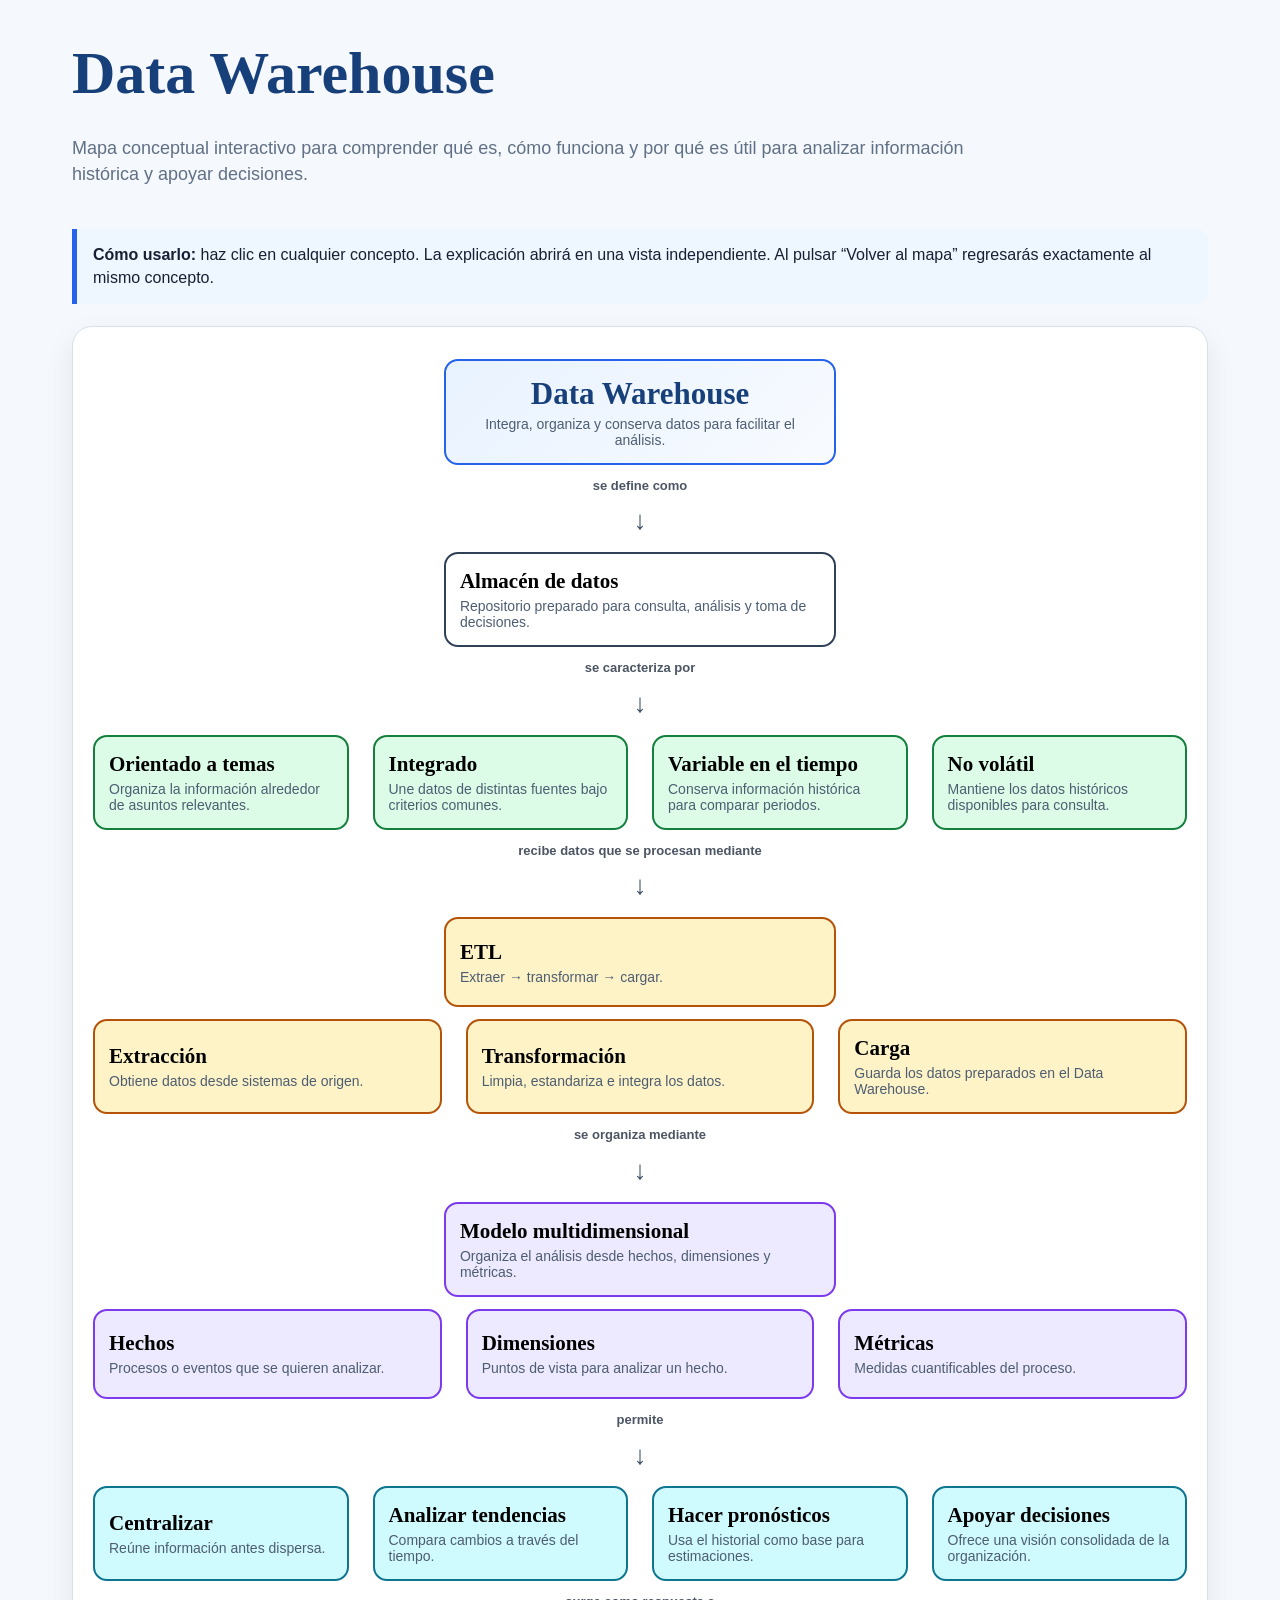
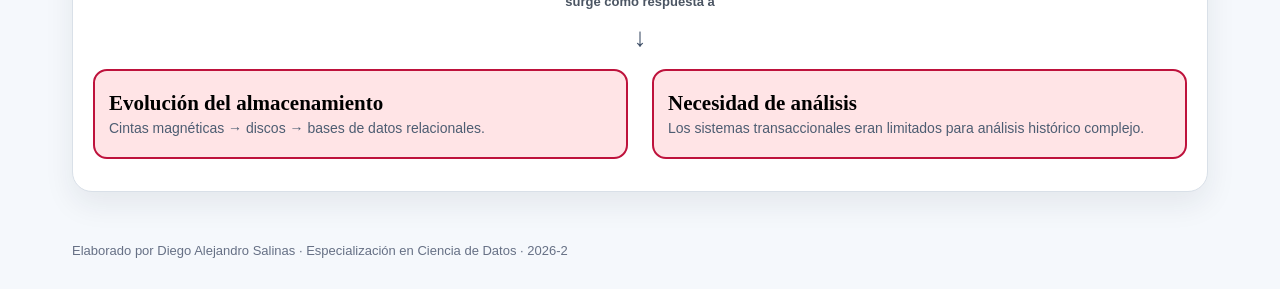
<file: datawarehouse-v3/index.html>
<!doctype html>
<html lang="es">
<head>
<meta charset="utf-8">
<meta name="viewport" content="width=device-width,initial-scale=1">
<title>Data Warehouse · Mapa conceptual interactivo</title>
<style>
:root{
  --bg:#f5f8fc;--ink:#172033;--muted:#607085;--line:#2f4057;
  --blue:#dbeafe;--green:#dcfce7;--amber:#fef3c7;--violet:#ede9fe;--cyan:#cffafe;--rose:#ffe4e6;
  --blue-b:#2563eb;--green-b:#15803d;--amber-b:#b45309;--violet-b:#7c3aed;--cyan-b:#0e7490;--rose-b:#be123c;
}
*{box-sizing:border-box}
html{scroll-behavior:smooth}
body{margin:0;background:var(--bg);color:var(--ink);font-family:Arial,Helvetica,sans-serif;line-height:1.45}
body.detail-open{overflow:hidden}
header{max-width:1180px;margin:auto;padding:30px 22px 16px}
header h1{font-family:"Times New Roman",serif;font-size:clamp(36px,5vw,60px);margin:0;color:#173f7a}
header p{font-size:18px;color:var(--muted);max-width:900px}
main{max-width:1180px;margin:auto;padding:0 22px 50px}
.note{background:#eef6ff;border-left:5px solid var(--blue-b);padding:14px 16px;border-radius:0 12px 12px 0;margin:8px 0 22px}
.map-wrap{background:white;border:1px solid #d9e0e8;border-radius:20px;padding:20px;overflow:auto;box-shadow:0 12px 30px rgba(23,32,51,.08)}
.map{min-width:980px}
.row{display:grid;gap:24px;margin:12px 0}
.center{grid-template-columns:1fr 1.2fr 1fr}
.four{grid-template-columns:repeat(4,1fr)}
.three{grid-template-columns:repeat(3,1fr)}
.two{grid-template-columns:repeat(2,1fr)}
.node{width:100%;border:2px solid var(--line);border-radius:14px;padding:15px 14px;text-align:left;background:white;cursor:pointer;min-height:90px;transition:.18s}
.node:hover,.node:focus{transform:translateY(-2px);box-shadow:0 8px 18px rgba(23,32,51,.12);outline:3px solid rgba(37,99,235,.15)}
.node.selected{box-shadow:0 0 0 5px rgba(37,99,235,.18)}
.node strong{display:block;font-family:"Times New Roman",serif;font-size:21px;margin-bottom:4px}
.node small{display:block;color:#4d5d72;font-size:14px}
.central{background:linear-gradient(135deg,#e8f2ff,#f8fbff);border-color:var(--blue-b)}
.central strong{text-align:center;font-size:31px;color:#173f7a}
.central small{text-align:center}
.char{background:var(--green);border-color:var(--green-b)}
.etl{background:var(--amber);border-color:var(--amber-b)}
.model{background:var(--violet);border-color:var(--violet-b)}
.use{background:var(--cyan);border-color:var(--cyan-b)}
.hist{background:var(--rose);border-color:var(--rose-b)}
.label{text-align:center;font-weight:700;font-size:13px;color:#4b5563;margin:7px 0}
.arrow{text-align:center;font-size:26px;color:#42526a}

/* Vista de detalle: ocupa la pantalla, no desplaza el documento */
#detail-view{position:fixed;inset:0;z-index:99999;background:#f5f8fc;display:none;overflow:auto}
#detail-view.open{display:block}
.detail-shell{max-width:960px;margin:auto;padding:24px}
.detail-top{display:flex;justify-content:space-between;align-items:center;gap:16px;margin-bottom:18px}
.back{border:0;background:#173f7a;color:white;border-radius:10px;padding:12px 16px;font-weight:700;cursor:pointer;font-size:15px}
.closex{border:1px solid #cbd5e1;background:white;border-radius:999px;width:44px;height:44px;font-size:23px;cursor:pointer}
.detail-card{background:white;border:1px solid #d9e0e8;border-radius:20px;padding:24px;box-shadow:0 12px 30px rgba(23,32,51,.10)}
.crumb{font-size:13px;font-weight:700;color:#64748b;text-transform:uppercase;letter-spacing:.06em}
#detail-title{font-family:"Times New Roman",serif;font-size:38px;margin:6px 0 12px}
.definition{font-size:19px}
.example{background:#eef6ff;border-left:4px solid var(--blue-b);padding:13px 15px;border-radius:10px;margin:16px 0}
.grid{display:grid;grid-template-columns:1.15fr .85fr;gap:22px}
.side{background:#f8fafc;border-radius:14px;padding:16px}
.tags{display:flex;gap:8px;flex-wrap:wrap}
.tag{background:white;border:1px solid #d1d5db;border-radius:999px;padding:6px 10px;font-size:13px}
.actions{display:flex;gap:10px;flex-wrap:wrap;margin-top:20px}
.next{border:0;background:#334155;color:#fff;border-radius:10px;padding:12px 16px;font-weight:700;cursor:pointer}
#return-note{margin-top:14px;color:#475569;font-size:14px}
footer{max-width:1180px;margin:auto;padding:0 22px 28px;color:#667085;font-size:13px}
@media(max-width:760px){.grid{grid-template-columns:1fr}.detail-shell{padding:14px}}
</style>
</head>
<body>
<header>
  <h1>Data Warehouse</h1>
  <p>Mapa conceptual interactivo para comprender qué es, cómo funciona y por qué es útil para analizar información histórica y apoyar decisiones.</p>
</header>
<main>
  <div class="note"><strong>Cómo usarlo:</strong> haz clic en cualquier concepto. La explicación abrirá en una vista independiente. Al pulsar “Volver al mapa” regresarás exactamente al mismo concepto.</div>

  <section class="map-wrap" id="mapa">
    <div class="map">
      <div class="row center">
        <div></div>
        <button class="node central" data-node="concepto"><strong>Data Warehouse</strong><small>Integra, organiza y conserva datos para facilitar el análisis.</small></button>
        <div></div>
      </div>

      <div class="label">se define como</div><div class="arrow">↓</div>

      <div class="row center">
        <div></div>
        <button class="node" data-node="repositorio"><strong>Almacén de datos</strong><small>Repositorio preparado para consulta, análisis y toma de decisiones.</small></button>
        <div></div>
      </div>

      <div class="label">se caracteriza por</div><div class="arrow">↓</div>
      <div class="row four">
        <button class="node char" data-node="temas"><strong>Orientado a temas</strong><small>Organiza la información alrededor de asuntos relevantes.</small></button>
        <button class="node char" data-node="integrado"><strong>Integrado</strong><small>Une datos de distintas fuentes bajo criterios comunes.</small></button>
        <button class="node char" data-node="tiempo"><strong>Variable en el tiempo</strong><small>Conserva información histórica para comparar periodos.</small></button>
        <button class="node char" data-node="novolatil"><strong>No volátil</strong><small>Mantiene los datos históricos disponibles para consulta.</small></button>
      </div>

      <div class="label">recibe datos que se procesan mediante</div><div class="arrow">↓</div>
      <div class="row center">
        <div></div>
        <button class="node etl" data-node="etl"><strong>ETL</strong><small>Extraer → transformar → cargar.</small></button>
        <div></div>
      </div>
      <div class="row three">
        <button class="node etl" data-node="extraccion"><strong>Extracción</strong><small>Obtiene datos desde sistemas de origen.</small></button>
        <button class="node etl" data-node="transformacion"><strong>Transformación</strong><small>Limpia, estandariza e integra los datos.</small></button>
        <button class="node etl" data-node="carga"><strong>Carga</strong><small>Guarda los datos preparados en el Data Warehouse.</small></button>
      </div>

      <div class="label">se organiza mediante</div><div class="arrow">↓</div>
      <div class="row center">
        <div></div>
        <button class="node model" data-node="modelo"><strong>Modelo multidimensional</strong><small>Organiza el análisis desde hechos, dimensiones y métricas.</small></button>
        <div></div>
      </div>
      <div class="row three">
        <button class="node model" data-node="hechos"><strong>Hechos</strong><small>Procesos o eventos que se quieren analizar.</small></button>
        <button class="node model" data-node="dimensiones"><strong>Dimensiones</strong><small>Puntos de vista para analizar un hecho.</small></button>
        <button class="node model" data-node="metricas"><strong>Métricas</strong><small>Medidas cuantificables del proceso.</small></button>
      </div>

      <div class="label">permite</div><div class="arrow">↓</div>
      <div class="row four">
        <button class="node use" data-node="centraliza"><strong>Centralizar</strong><small>Reúne información antes dispersa.</small></button>
        <button class="node use" data-node="tendencias"><strong>Analizar tendencias</strong><small>Compara cambios a través del tiempo.</small></button>
        <button class="node use" data-node="pronosticos"><strong>Hacer pronósticos</strong><small>Usa el historial como base para estimaciones.</small></button>
        <button class="node use" data-node="decisiones"><strong>Apoyar decisiones</strong><small>Ofrece una visión consolidada de la organización.</small></button>
      </div>

      <div class="label">surge como respuesta a</div><div class="arrow">↓</div>
      <div class="row two">
        <button class="node hist" data-node="evolucion"><strong>Evolución del almacenamiento</strong><small>Cintas magnéticas → discos → bases de datos relacionales.</small></button>
        <button class="node hist" data-node="necesidad"><strong>Necesidad de análisis</strong><small>Los sistemas transaccionales eran limitados para análisis histórico complejo.</small></button>
      </div>
    </div>
  </section>
</main>

<div id="detail-view" aria-hidden="true">
  <div class="detail-shell">
    <div class="detail-top">
      <button class="back" id="back-map" type="button">← Volver al mapa</button>
      <button class="closex" id="close-detail" type="button" aria-label="Cerrar">×</button>
    </div>
    <div class="detail-card">
      <div class="crumb" id="detail-group">Mapa conceptual</div>
      <h2 id="detail-title">Concepto</h2>
      <div class="grid">
        <section>
          <p class="definition" id="detail-definition"></p>
          <div class="example" id="detail-example"></div>
          <h3>Idea clave</h3>
          <p id="detail-key"></p>
        </section>
        <aside class="side">
          <h3>Lo que debes recordar</h3>
          <div class="tags" id="detail-tags"></div>
          <h3>Pregunta guía</h3>
          <p id="detail-question"></p>
          <h3>Fuente principal</h3>
          <p id="detail-source"></p>
        </aside>
      </div>
      <div class="actions">
        <button class="back" id="back-map-2" type="button">← Volver al mapa</button>
        <button class="next" id="next-concept" type="button">Siguiente concepto</button>
      </div>
      <div id="return-note">Al volver, el mapa conservará exactamente la posición en la que estabas.</div>
    </div>
  </div>
</div>

<footer>Elaborado por Diego Alejandro Salinas · Especialización en Ciencia de Datos · 2026-2</footer>

<script>
const DATA={
concepto:{g:"Qué es",t:"Data Warehouse",d:"Es un sistema que reúne datos de múltiples fuentes, los integra y conserva su historia para que puedan consultarse y analizarse de manera coherente.",e:"Una cadena de tiendas puede reunir ventas, inventarios y clientes de varias sedes para analizarlos en conjunto.",k:"Su propósito principal es facilitar el análisis y apoyar decisiones.",tags:["múltiples fuentes","datos históricos","análisis","decisiones"],q:"¿Cómo transforma una organización datos dispersos en información útil?",s:"Vaisman & Zimányi (2016); Unidad 1."},
repositorio:{g:"Qué es",t:"Almacén de datos",d:"Es el repositorio común donde se guarda información ya integrada y preparada para consulta y análisis.",e:"En lugar de revisar por separado ventas, inventario y clientes, la organización puede analizarlos desde un mismo entorno.",k:"No es una copia simple de los sistemas operacionales; reúne información preparada para analizar.",tags:["repositorio","integración","consulta"],q:"¿Por qué conviene reunir información de sistemas distintos?",s:"Vaisman & Zimányi (2016)."},
temas:{g:"Características",t:"Orientado a temas",d:"La información se organiza alrededor de asuntos relevantes para la organización, como ventas, producción, clientes o compras.",e:"Un área comercial puede consultar información organizada alrededor de clientes, productos y periodos.",k:"La organización responde a lo que se quiere analizar.",tags:["ventas","clientes","producción"],q:"¿Qué temas necesita analizar la organización?",s:"Unidad 1."},
integrado:{g:"Características",t:"Integrado",d:"Los datos provenientes de diferentes fuentes se armonizan para ofrecer una vista unificada.",e:"Si dos sistemas usan formatos distintos para identificar una misma sede, se estandarizan antes del análisis.",k:"Integrar permite comparar datos que originalmente tenían estructuras diferentes.",tags:["fuentes","coherencia","estandarización"],q:"¿Cómo hacemos comparables datos distintos?",s:"Unidad 1; Vaisman & Zimányi (2016)."},
tiempo:{g:"Características",t:"Variable en el tiempo",d:"El Data Warehouse conserva información de distintos periodos para estudiar cambios y tendencias.",e:"Las ventas de este mes pueden compararse con las de meses o años anteriores.",k:"La historia permite observar evolución, no solo el estado actual.",tags:["historia","periodos","tendencias"],q:"¿Qué cambia cuando podemos comparar presente y pasado?",s:"Unidad 1."},
novolatil:{g:"Características",t:"No volátil",d:"Los datos históricos se mantienen disponibles para consulta y análisis.",e:"El valor de ventas de un mes cerrado se conserva para análisis posteriores.",k:"Conservar la historia permite reproducir análisis y comparar periodos.",tags:["permanencia","histórico","consulta"],q:"¿Por qué conviene conservar los valores anteriores?",s:"Unidad 1."},
etl:{g:"Cómo funciona",t:"ETL",d:"ETL resume tres operaciones: extraer datos de las fuentes, transformarlos para hacerlos coherentes y cargarlos en el Data Warehouse.",e:"Datos de una hoja de cálculo, un sistema de ventas y una base de clientes pueden combinarse antes de entrar al almacén.",k:"ETL es el puente entre los datos originales y los datos listos para analizar.",tags:["extraer","transformar","cargar"],q:"¿Qué debe ocurrir antes de analizar los datos?",s:"Unidad 1."},
extraccion:{g:"Cómo funciona",t:"Extracción",d:"Obtiene los datos desde sus sistemas de origen.",e:"Leer registros desde sistemas contables, archivos, aplicaciones o bases externas.",k:"Primero se recuperan los datos que se necesitan.",tags:["origen","captura","fuentes"],q:"¿De dónde salen los datos?",s:"Unidad 1."},
transformacion:{g:"Cómo funciona",t:"Transformación",d:"Limpia, estandariza e integra los datos para que tengan una estructura y un significado coherentes.",e:"Convertir fechas a un mismo formato o unificar categorías escritas de formas diferentes.",k:"La transformación resuelve inconsistencias antes del análisis.",tags:["limpieza","integración","estandarización"],q:"¿Qué problemas impedirían comparar los datos directamente?",s:"Unidad 1."},
carga:{g:"Cómo funciona",t:"Carga",d:"Incorpora los datos ya preparados en el Data Warehouse.",e:"Después de validar y transformar la información, se añade al repositorio analítico.",k:"La carga completa el recorrido desde la fuente hasta el almacén.",tags:["almacenamiento","repositorio","actualización"],q:"¿Dónde terminan los datos transformados?",s:"Unidad 1."},
modelo:{g:"Cómo se organiza",t:"Modelo multidimensional",d:"Es una forma de organizar la información para analizar un proceso desde diferentes perspectivas.",e:"Una venta puede analizarse por producto, cliente, vendedor, fecha o sucursal.",k:"Facilita responder preguntas del negocio desde distintos puntos de vista.",tags:["hechos","dimensiones","métricas"],q:"¿Desde qué perspectivas necesitamos observar un proceso?",s:"Curto Díaz & Conesa Caralt (2015); Unidad 1."},
hechos:{g:"Cómo se organiza",t:"Hechos",d:"Representan procesos o eventos que la organización quiere analizar.",e:"Una venta, una asistencia o un movimiento de inventario.",k:"Concentran las mediciones del proceso.",tags:["eventos","procesos","medidas"],q:"¿Qué evento queremos estudiar?",s:"Unidad 1."},
dimensiones:{g:"Cómo se organiza",t:"Dimensiones",d:"Describen los puntos de vista desde los cuales se analiza un hecho.",e:"Producto, cliente, vendedor, fecha o ubicación.",k:"Responden preguntas como quién, qué, cuándo y dónde.",tags:["producto","cliente","tiempo"],q:"¿Desde qué perspectivas queremos analizar el hecho?",s:"Unidad 1."},
metricas:{g:"Cómo se organiza",t:"Métricas",d:"Son medidas cuantificables utilizadas para evaluar un proceso.",e:"Valor de venta, cantidad de productos o porcentaje de cumplimiento.",k:"Convierten la actividad en valores analizables.",tags:["medidas","indicadores","KPI"],q:"¿Qué queremos medir?",s:"Unidad 1."},
centraliza:{g:"Para qué sirve",t:"Centralizar información",d:"El Data Warehouse reúne información que antes estaba distribuida en diferentes lugares y sistemas.",e:"Una empresa con varias sedes puede analizar sus datos desde una fuente común.",k:"Centralizar facilita trabajar con una visión consolidada.",tags:["consolidación","fuente común","coherencia"],q:"¿Qué mejora cuando dejamos de analizar datos aislados?",s:"Unidad 1."},
tendencias:{g:"Para qué sirve",t:"Analizar tendencias",d:"La conservación histórica permite observar patrones y cambios a través del tiempo.",e:"Identificar meses con mayores ventas o periodos de caída en producción.",k:"Una tendencia necesita datos comparables de varios momentos.",tags:["historia","comparación","patrones"],q:"¿Qué comportamiento cambia o se repite con el tiempo?",s:"Unidad 1."},
pronosticos:{g:"Para qué sirve",t:"Hacer pronósticos",d:"Los datos históricos pueden utilizarse como base para estimar comportamientos futuros.",e:"Proyectar ventas futuras a partir de patrones observados en años anteriores.",k:"El Data Warehouse aporta la historia organizada para realizar estimaciones.",tags:["histórico","proyección","planificación"],q:"¿Qué información del pasado ayuda a planificar el futuro?",s:"Unidad 1."},
decisiones:{g:"Para qué sirve",t:"Apoyar decisiones",d:"El Data Warehouse proporciona información consolidada para comprender mejor la situación de la organización.",e:"Comparar ventas, costos e inventarios antes de decidir dónde aumentar existencias.",k:"Los datos se convierten en evidencia útil para decidir.",tags:["evidencia","gestión","análisis"],q:"¿Qué decisión mejora cuando contamos con información integrada?",s:"Unidad 1."},
evolucion:{g:"Evolución",t:"Evolución del almacenamiento",d:"El almacenamiento pasó del procesamiento secuencial en cintas a discos de acceso directo y luego a bases de datos relacionales y sistemas orientados al análisis.",e:"Con los discos fue posible acceder a registros sin recorrer secuencialmente toda la información.",k:"El Data Warehouse forma parte de una evolución de los sistemas de almacenamiento y bases de datos.",tags:["cintas","discos","bases relacionales"],q:"¿Qué avances hicieron posible analizar cada vez más información?",s:"Unidad 1."},
necesidad:{g:"Evolución",t:"Necesidad de análisis",d:"Los sistemas transaccionales funcionaban bien para las operaciones diarias, pero tenían limitaciones para consultas complejas e información histórica.",e:"Una consulta que combina muchas tablas y varios años puede afectar el rendimiento de un sistema operacional.",k:"El Data Warehouse separa las necesidades analíticas de las operaciones cotidianas.",tags:["transacciones","histórico","consultas complejas"],q:"¿Por qué una base transaccional no siempre es adecuada para análisis masivo?",s:"Unidad 1."}
};
const ORDER=Object.keys(DATA);
let current=null, lastNode=null;

const view=document.getElementById("detail-view");
const title=document.getElementById("detail-title");
const group=document.getElementById("detail-group");
const def=document.getElementById("detail-definition");
const example=document.getElementById("detail-example");
const key=document.getElementById("detail-key");
const tags=document.getElementById("detail-tags");
const question=document.getElementById("detail-question");
const source=document.getElementById("detail-source");

function showDetail(id,node){
  const x=DATA[id]; if(!x)return;
  current=id; lastNode=node||lastNode;
  document.querySelectorAll(".node").forEach(n=>n.classList.toggle("selected",n===lastNode));
  group.textContent="Mapa conceptual · "+x.g;
  title.textContent=x.t;
  def.textContent=x.d;
  example.innerHTML="<strong>Ejemplo sencillo:</strong> "+x.e;
  key.textContent=x.k;
  tags.innerHTML=x.tags.map(t=>'<span class="tag">'+t+'</span>').join("");
  question.textContent=x.q;
  source.textContent=x.s;
  view.classList.add("open");
  view.setAttribute("aria-hidden","false");
  document.body.classList.add("detail-open");
  view.scrollTop=0;
  document.getElementById("back-map").focus();
}
function backToMap(){
  view.classList.remove("open");
  view.setAttribute("aria-hidden","true");
  document.body.classList.remove("detail-open");
  if(lastNode) lastNode.focus({preventScroll:true});
}
document.querySelectorAll(".node").forEach(node=>{
  node.addEventListener("click",()=>showDetail(node.dataset.node,node));
});
document.getElementById("back-map").addEventListener("click",backToMap);
document.getElementById("back-map-2").addEventListener("click",backToMap);
document.getElementById("close-detail").addEventListener("click",backToMap);
document.getElementById("next-concept").addEventListener("click",()=>{
  const i=ORDER.indexOf(current);
  showDetail(ORDER[(i+1)%ORDER.length],lastNode);
});
document.addEventListener("keydown",e=>{
  if(e.key==="Escape" && view.classList.contains("open")) backToMap();
});
</script>
</body>
</html>
</file>
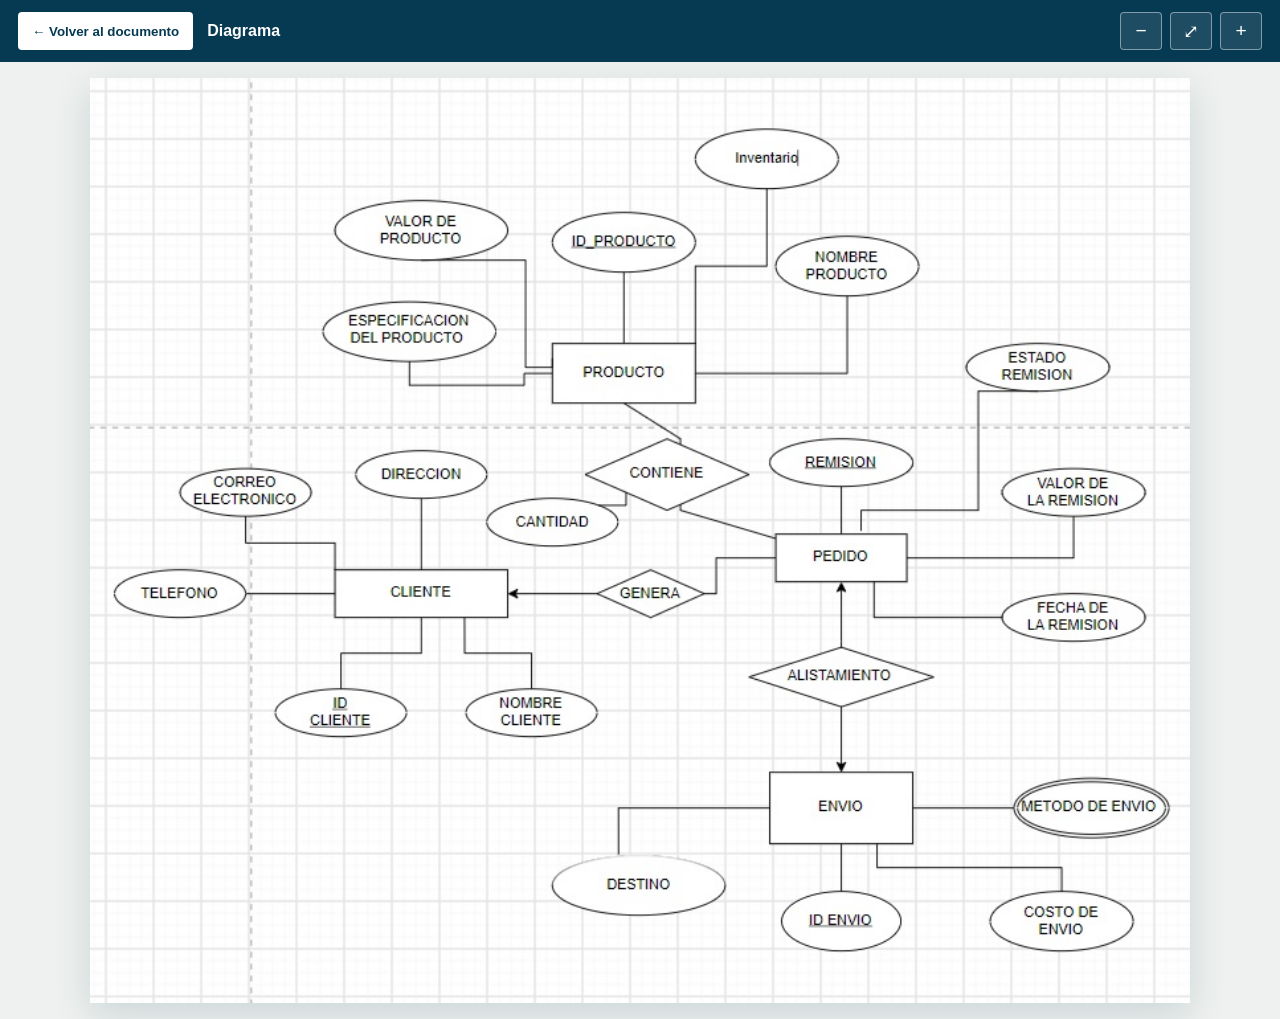
<file: visor-diagrama.html>
<!doctype html>
<html lang="es">
<head>
  <meta charset="utf-8">
  <meta name="viewport" content="width=device-width,initial-scale=1,maximum-scale=5,user-scalable=yes">
  <title>Visor de diagrama | Grupo Helse</title>
  <style>
    *{box-sizing:border-box}body{margin:0;background:#eef1ef;color:#15252c;font-family:"Segoe UI",Arial,sans-serif}.barra{position:sticky;top:0;z-index:5;display:flex;align-items:center;justify-content:space-between;gap:12px;padding:12px 18px;background:#063a53;color:#fff}.identidadVisor{display:flex;align-items:center;gap:14px;min-width:0}.barra h1{margin:0;font-size:1rem}.volver{min-height:38px;border:1px solid #ffffff70;border-radius:4px;padding:8px 13px;background:#fff;color:#063a53;font-weight:800;cursor:pointer;white-space:nowrap}.controles{display:flex;gap:8px}.controles button{width:42px;height:38px;border:1px solid #ffffff70;border-radius:4px;background:#ffffff18;color:#fff;font-size:1.2rem;cursor:pointer}.zona{min-height:calc(100vh - 62px);overflow:auto;padding:16px;display:flex;align-items:flex-start;justify-content:center}.zona img{display:block;width:100%;height:auto;max-width:1100px;transform-origin:top center;transition:transform .15s;background:#fff;box-shadow:0 12px 35px #063a5325}@media(max-width:600px){.barra{padding:8px 10px;flex-wrap:wrap}.identidadVisor{gap:8px}.barra h1{font-size:.76rem}.volver{padding:7px 9px;font-size:.78rem}.controles{margin-left:auto}.zona{padding:6px;justify-content:center}.zona img{width:100%;min-width:0;max-width:100%}}
  </style>
</head>
<body>
  <header class="barra"><div class="identidadVisor"><button id="volver" class="volver" type="button">← Volver al documento</button><h1 id="titulo">Diagrama</h1></div><div class="controles"><button id="menos" type="button" aria-label="Alejar">−</button><button id="ajustar" type="button" aria-label="Ajustar">⤢</button><button id="mas" type="button" aria-label="Ampliar">+</button></div></header>
  <main class="zona"><img id="diagrama" alt="Diagrama de la base de datos de Grupo Helse"></main>
  <script src="diagramas.js?v=20260816-12"></script>
  <script src="modelo-relacional-data.js?v=20260816-12"></script>
  <script>
    const parametros=new URLSearchParams(location.search);const solicitud=parametros.get('imagen');const imagen=document.getElementById('diagrama');if(solicitud==='der-limpio'){imagen.src='modelo-entidad-relacion-limpio.png?v=20260816-3'}else if(solicitud==='relacional'){imagen.src=window.modeloRelacionalNuevo||'modelo-relacional.png?v=20260816-12'}else{imagen.src='modelo-entidad-relacion.png?v=20260814-2';window.diagramasListos.then((diagramas)=>{imagen.src=diagramas.der}).catch(()=>{})}document.getElementById('titulo').textContent=parametros.get('titulo')||'Diagrama';document.getElementById('volver').onclick=()=>{if(window.opener&&!window.opener.closed){window.opener.focus();window.close();return}if(history.length>1){history.back();return}location.href='index.html#fases'};let escala=1;function aplicar(){imagen.style.transform=`scale(${escala})`;imagen.parentElement.style.paddingBottom=`${Math.max(16,(escala-1)*imagen.offsetHeight+16)}px`}document.getElementById('mas').onclick=()=>{escala=Math.min(3,escala+.25);aplicar()};document.getElementById('menos').onclick=()=>{escala=Math.max(.5,escala-.25);aplicar()};document.getElementById('ajustar').onclick=()=>{escala=1;aplicar()};
  </script>
</body>
</html>
</file>
<file: estilos.css>
:root{--azul:#063a53;--verde:#b7d433;--ocre:#e4a62b;--coral:#dd6c53;--crema:#f3f0e8;--tinta:#15252c;--linea:#d7dedc}*{box-sizing:border-box}html{scroll-behavior:smooth}body{margin:0;background:var(--crema);color:var(--tinta);font-family:"Segoe UI",Arial,sans-serif;line-height:1.65}a{color:inherit;text-decoration:none}.barra{min-height:72px;padding:10px clamp(24px,5vw,80px);display:flex;align-items:center;justify-content:space-between;position:sticky;top:0;z-index:20;background:#f3f0e8ee;backdrop-filter:blur(12px);border-bottom:1px solid #15252c1f}.marca{font-weight:800;display:flex;align-items:center;gap:12px}.marca span{display:grid;place-items:center;width:40px;height:40px;border-radius:50%;background:var(--azul);color:var(--verde);font-size:.85rem}.barra nav{display:flex;gap:22px;font-size:.82rem;font-weight:650}.hero{min-height:calc(100vh - 72px);display:grid;grid-template-columns:1.1fr .9fr;align-items:center;gap:6vw;padding:8vh clamp(24px,8vw,130px);background:radial-gradient(circle at 75% 40%,#b7d43340,transparent 26%),linear-gradient(135deg,#f3f0e8,#e8eee9)}.etiqueta,.numero{letter-spacing:.16em;text-transform:uppercase;font-size:.78rem;font-weight:800;color:#0b5875}h1{font-family:Georgia,serif;font-size:clamp(3rem,6vw,6.3rem);line-height:.98;margin:.25em 0}h1 em{color:var(--azul);font-weight:500}.bajada{font-size:clamp(1.08rem,1.5vw,1.35rem);max-width:700px;color:#42565f}.autores{display:flex;gap:10px;flex-wrap:wrap;margin:26px 0}.autores span{padding:7px 12px;border:1px solid #a9b5b2;border-radius:99px;font-size:.8rem}.boton{display:inline-block;background:var(--azul);color:white;padding:14px 22px;border-radius:4px;font-weight:700}.heroGrafico{display:flex;align-items:center;justify-content:center;min-height:350px}.nodo{display:grid;place-items:center;width:120px;height:70px;background:white;border:2px solid var(--azul);font-size:.75rem;font-weight:800;box-shadow:0 14px 30px #063a531f}.linea{height:2px;width:42px;background:var(--azul)}.rombo{width:90px;height:90px;background:var(--verde);transform:rotate(45deg);border:2px solid var(--azul);display:grid;place-items:center}.rombo span{transform:rotate(-45deg);font-size:.7rem;font-weight:800}.seccion{padding:100px clamp(24px,8vw,130px);display:grid;grid-template-columns:minmax(180px,.42fr) 1fr;gap:8vw}.seccion h2{font-family:Georgia,serif;font-size:clamp(2.2rem,4vw,4rem);line-height:1.05;margin:8px 0;color:var(--azul)}.subtitulo{font-weight:800;color:#62747b;text-transform:uppercase;letter-spacing:.09em;font-size:.82rem}.textoGrande>p{font-family:Georgia,serif;font-size:clamp(1.2rem,1.8vw,1.62rem);line-height:1.62;margin-top:0;text-align:justify}.textoGrande aside,.nota{border-left:6px solid var(--verde);background:white;padding:20px 24px;margin-top:30px}.fondoClaro,.fases{display:block;background:white}.cabecera{display:flex;align-items:end;justify-content:space-between;gap:30px;margin-bottom:50px}.cabecera>p{max-width:440px;color:#64757b}.mapaConceptual{height:190px;max-width:820px;margin:0 auto 35px;position:relative;display:flex;align-items:center;justify-content:space-around}.centroConceptual{width:120px;height:120px;border-radius:50%;background:var(--azul);color:white;display:grid;place-items:center;text-align:center;font-weight:800;z-index:2}.mapaConceptual button{position:relative;z-index:2;border:2px solid var(--azul);background:#fff;padding:15px 22px;font-weight:800;color:var(--azul);cursor:pointer;box-shadow:0 7px 18px #063a5314}.mapaConceptual button:hover,.mapaConceptual button:focus{background:var(--verde)}.conector{position:absolute;width:70%;height:2px;background:#97a8ad}.conceptos{display:grid;grid-template-columns:repeat(3,1fr);gap:14px}details{border:1px solid var(--linea);background:#fafaf7;min-height:110px}summary{list-style:none;padding:24px;display:grid;grid-template-columns:54px 1fr auto;align-items:center;font-weight:700;cursor:pointer}summary span{font-family:Georgia,serif;font-size:2rem;color:var(--azul)}details p{padding:0 24px 24px;margin:0;color:#506168}details[open]{border-color:var(--azul);box-shadow:0 8px 30px #063a5314}details[open] summary b{transform:rotate(45deg)}.selectorFases{display:grid;grid-template-columns:300px 1fr;align-items:center;gap:60px;max-width:1050px;margin:0 auto 55px}.rueda{width:280px;aspect-ratio:1;border-radius:50%;background:conic-gradient(var(--verde) 0 33.333%,var(--ocre) 33.333% 66.666%,var(--coral) 66.666%);display:grid;place-items:center;position:relative;transition:.35s}.rueda:before{content:"";position:absolute;inset:38px;background:white;border-radius:50%}.rueda div{position:relative;z-index:1;text-align:center;font-weight:900;color:var(--azul)}.botonesFase{display:grid;gap:10px}.botonesFase button{display:grid;grid-template-columns:48px 1fr;grid-template-rows:auto auto;text-align:left;border:1px solid var(--linea);background:#fafaf7;padding:15px 18px;cursor:pointer;color:var(--tinta)}.botonesFase button span{grid-row:1/3;width:34px;height:34px;border-radius:50%;display:grid;place-items:center;background:#dfe6e3;font-weight:900}.botonesFase button b{font-size:1rem}.botonesFase button small{color:#66777e}.botonesFase button.activo{border-color:var(--azul);box-shadow:inset 6px 0 var(--verde),0 8px 22px #063a5312;background:white}.panelFase{max-width:1250px;margin:0 auto}.panelFase[hidden]{display:none}.encabezadoFase{max-width:850px;margin:0 auto 30px;text-align:center}.encabezadoFase span{font-size:.76rem;letter-spacing:.14em;font-weight:900;color:#0b5875}.encabezadoFase h3{font:clamp(2rem,3vw,3.1rem)/1.1 Georgia,serif;color:var(--azul);margin:8px 0}.encabezadoFase p{color:#53666e}.figuraEnlace{display:block}.figuraEnlace figure{transition:.2s}.figuraEnlace:hover figure{transform:translateY(-3px);box-shadow:0 24px 60px #063a5324}figure{margin:0;border:1px solid var(--linea);background:white;padding:18px;box-shadow:0 20px 50px #063a5314}figure img{display:block;width:100%;height:auto}figcaption{padding:14px 4px 2px;font-size:.82rem;color:#607279}.relaciones,.transformaciones,.hallazgos{display:grid;grid-template-columns:repeat(3,1fr);gap:1px;background:var(--linea);margin-top:34px}.relaciones article,.transformaciones article,.hallazgos article{background:var(--crema);padding:28px}.relaciones span,.hallazgos strong{color:#0b5875;font-weight:900}.relaciones h4,.hallazgos h3{font-size:1rem}.relaciones p,.transformaciones p,.hallazgos p{font-size:.91rem;color:#53646b}.transformaciones{grid-template-columns:repeat(2,1fr)}.transformaciones b{color:var(--azul)}.fisico{display:grid;grid-template-columns:1fr 1fr;gap:30px;background:var(--azul);color:white;padding:clamp(25px,4vw,55px)}.fisico h4{font:2rem Georgia,serif;color:var(--verde)}.fisico li{margin-bottom:10px}.fisico pre{margin:0;background:#041f2d;padding:25px;overflow:auto;color:#dff18e;border-left:5px solid var(--verde)}.hallazgos{grid-template-columns:repeat(4,1fr);background:transparent;gap:14px}.hallazgos article{background:#fafaf7;border-top:5px solid var(--verde)}.conclusiones ol{list-style:none;margin:0;padding:0;counter-reset:item}.conclusiones ol li{counter-increment:item;border-top:1px solid #bcc6c3;padding:23px 0 23px 65px;position:relative;font-size:1.08rem}.conclusiones ol li:before{content:"0" counter(item);position:absolute;left:0;color:#0b5875;font-weight:800}footer{background:#0e252f;color:white;padding:46px clamp(24px,8vw,130px);display:flex;justify-content:space-between;align-items:center}footer p{margin:4px 0;color:#a8bbc2}footer a{color:var(--verde);font-weight:800}@media(max-width:960px){.barra nav{display:none}.hero{grid-template-columns:1fr}.heroGrafico{min-height:220px}.seccion{grid-template-columns:1fr;gap:25px}.conceptos,.relaciones,.hallazgos{grid-template-columns:1fr 1fr}.selectorFases{grid-template-columns:1fr}.rueda{margin:auto}.cabecera{align-items:start;flex-direction:column}}@media(max-width:600px){h1{font-size:3.05rem}.conceptos,.relaciones,.transformaciones,.hallazgos,.fisico{grid-template-columns:1fr}.heroGrafico{transform:scale(.72);margin:-30px}.seccion{padding-top:70px;padding-bottom:70px}.mapaConceptual{height:auto;display:grid;gap:10px}.centroConceptual{margin:0 auto 10px}.conector{display:none}.rueda{width:220px}.textoGrande>p{text-align:left}.barra{font-size:.85rem}footer{align-items:start;gap:24px;flex-direction:column}}
</file>
<file: fases.css>
.textoGrande > p {
  text-align: justify;
}

.indicacionInteractiva {
  max-width: 820px;
  margin: 0 auto 18px;
  padding: 13px 18px;
  border-left: 5px solid var(--verde);
  background: #f3f0e8;
  color: #42565f;
}

.indicacionInteractiva span { font-size: 1.25rem; margin-right: 7px; }

.mapaConceptual {
  height: auto;
  min-height: 420px;
  display: grid;
  grid-template-columns: repeat(3, minmax(150px, 1fr));
  grid-template-rows: auto 130px auto;
  align-items: center;
  gap: 24px;
  padding: 30px;
  background: radial-gradient(circle at center, #b7d43326 0 21%, transparent 22%), linear-gradient(#97a8ad,#97a8ad) center/70% 2px no-repeat, linear-gradient(90deg,#97a8ad,#97a8ad) center/2px 65% no-repeat;
}

.mapaConceptual .centroConceptual {
  grid-column: 2;
  grid-row: 2;
  justify-self: center;
  line-height: 1.1;
}

.mapaConceptual button {
  display: grid;
  grid-template-columns: 34px 1fr;
  grid-template-rows: auto auto;
  align-items: center;
  gap: 0 8px;
  text-align: left;
}

.mapaConceptual button > span { font-size: 1rem; }
.mapaConceptual button small { grid-column: 2; color: #63747b; font-size: .68rem; }
.mapaConceptual button:nth-of-type(4) { grid-column: 1; grid-row: 3; }
.mapaConceptual button:nth-of-type(5) { grid-column: 2; grid-row: 3; }
.mapaConceptual button:nth-of-type(6) { grid-column: 3; grid-row: 3; }

.selectorFases {
  grid-template-columns: 390px 1fr;
  max-width: 1100px;
}

.explicacionFases { max-width: 1100px; margin: 0 auto 55px; }
.explicacionFases > p { max-width: 900px; margin: 0 auto 28px; font-family: Georgia,serif; font-size: clamp(1.12rem,1.6vw,1.42rem); line-height: 1.65; text-align: justify; }
.explicacionFases a,.listaReferencias a { color:#0b5875; text-decoration:underline; text-underline-offset:3px; }
.resumenTresFases { display:grid; grid-template-columns:repeat(3,1fr); gap:14px; }
.resumenCuatroFases { grid-template-columns:repeat(4,1fr); }
.ayudaFases { margin:0 0 12px; color:#52656d; font-weight:700; }
.resumenTresFases details { padding:0; border:0; border-top:6px solid var(--verde); background:var(--crema); min-height:0; }
.resumenTresFases details:nth-child(2) { border-color:var(--ocre); }
.resumenTresFases details:nth-child(3) { border-color:var(--coral); }
.resumenTresFases details:nth-child(4) { border-color:var(--azul); }
.resumenTresFases summary { padding:22px 24px; display:grid; grid-template-columns:42px 1fr auto; cursor:pointer; }
.resumenTresFases summary b { font-size:1.25rem; transition:.2s; }
.resumenTresFases details[open] summary b { transform:rotate(45deg); }
.resumenTresFases details > p { padding:0 24px 24px; }
.resumenTresFases span { color:#0b5875; font-weight:900; }
.resumenTresFases h3 { margin:8px 0; color:var(--azul); }
.resumenTresFases p { margin:0; color:#52656d; font-size:.92rem; }

.rueda {
  width: 370px;
  display: block;
  background: conic-gradient(from -30deg, var(--verde) 0 31.8%, #fff 31.8% 33.3%, var(--ocre) 33.3% 65.1%, #fff 65.1% 66.6%, var(--coral) 66.6% 98.4%, #fff 98.4%);
  filter: drop-shadow(0 15px 20px #063a5326);
}

/* El selector conserva el flujo circular y suma la verificación como paso natural. */
.rueda { background:conic-gradient(from -45deg,var(--verde) 0 23.5%,#fff 23.5% 25%,var(--ocre) 25% 48.5%,#fff 48.5% 50%,var(--coral) 50% 73.5%,#fff 73.5% 75%,var(--azul) 75% 98.5%,#fff 98.5%); }
.sector1 { top:12px; left:50%; transform:translateX(-50%); }
.sector2 { right:4px; top:50%; bottom:auto; transform:translateY(-50%); }
.sector3 { left:50%; bottom:10px; transform:translateX(-50%); }
.sector4 { left:4px; top:50%; transform:translateY(-50%); }
.rueda[data-activa="1"] { background:conic-gradient(from -45deg,var(--verde) 0 23.5%,#fff 23.5% 25%,#d8dcda 25% 48.5%,#fff 48.5% 50%,#d8dcda 50% 73.5%,#fff 73.5% 75%,#d8dcda 75% 98.5%,#fff 98.5%); }
.rueda[data-activa="2"] { background:conic-gradient(from -45deg,#d8dcda 0 23.5%,#fff 23.5% 25%,var(--ocre) 25% 48.5%,#fff 48.5% 50%,#d8dcda 50% 73.5%,#fff 73.5% 75%,#d8dcda 75% 98.5%,#fff 98.5%); }
.rueda[data-activa="3"] { background:conic-gradient(from -45deg,#d8dcda 0 23.5%,#fff 23.5% 25%,#d8dcda 25% 48.5%,#fff 48.5% 50%,var(--coral) 50% 73.5%,#fff 73.5% 75%,#d8dcda 75% 98.5%,#fff 98.5%); }
.rueda[data-activa="4"] { background:conic-gradient(from -45deg,#d8dcda 0 23.5%,#fff 23.5% 25%,#d8dcda 25% 48.5%,#fff 48.5% 50%,#d8dcda 50% 73.5%,#fff 73.5% 75%,var(--azul) 75% 98.5%,#fff 98.5%); }

.formasNormales{display:grid;grid-template-columns:repeat(3,1fr);gap:14px;margin:34px 0}.formasNormales article{padding:26px;border-top:6px solid var(--verde);background:#fafaf7}.formasNormales article:nth-child(2){border-color:var(--ocre)}.formasNormales article:nth-child(3){border-color:var(--coral)}.formasNormales span{display:inline-grid;place-items:center;width:58px;height:58px;border-radius:50%;background:var(--azul);color:#fff;font-weight:900}.formasNormales h4{margin:16px 0 8px;color:var(--azul);font:1.35rem Georgia,serif}.formasNormales p{margin:0;color:#52656d;line-height:1.6}.formasNormales code,.controlCalidad code{padding:.08em .35em;border-radius:3px;background:#e9eeeb;color:var(--azul);font-weight:700}.controlCalidad{border-color:var(--coral)}.historieta{margin-top:48px}.paginasHistorieta{display:grid;grid-template-columns:repeat(2,minmax(0,1fr));gap:18px;max-width:1050px;margin:auto}.paginasHistorieta a{position:relative;overflow:hidden;border:1px solid var(--linea);background:#fff;box-shadow:0 12px 35px #063a5318;transition:.2s}.paginasHistorieta a:hover,.paginasHistorieta a:focus-visible{transform:translateY(-4px);box-shadow:0 18px 42px #063a5328}.paginasHistorieta img{display:block;width:100%;height:auto}.paginasHistorieta span{position:absolute;right:14px;bottom:14px;padding:9px 13px;border-radius:999px;background:var(--azul);color:#fff;font-size:.82rem;font-weight:800}

.rueda::before {
  display: none;
}

.rueda::after {
  content: "";
  position: absolute;
  inset: 102px;
  background: #fff;
  border-radius: 50%;
  box-shadow: inset 0 0 0 1px var(--linea);
  z-index: 2;
}

.centroRueda {
  position: absolute !important;
  inset: 115px;
  z-index: 4 !important;
  display: flex !important;
  flex-direction: column;
  align-items: center;
  justify-content: center;
  text-align: center;
  font-size: .86rem;
  line-height: 1.1;
  color: var(--azul);
  letter-spacing: .06em;
}

.centroRueda strong { font-size: 1.45rem; }
.centroRueda small { margin-top: 8px; color: #718087; letter-spacing: 0; font-weight: 500; }

.sector {
  position: absolute;
  z-index: 5;
  border: 0;
  background: transparent;
  color: #fff;
  cursor: pointer;
  text-align: center;
  text-shadow: 0 1px 3px #0005;
  transition: .25s;
  padding: 10px;
  width:116px;
  min-height:76px;
  display:flex;
  flex-direction:column;
  align-items:center;
  justify-content:center;
}

.sector span { display: block; font-size: 2rem; font-weight: 300; }
.sector b { display: block; font-size: .8rem; text-transform: uppercase; letter-spacing: .05em; }
.rueda .sector:not(.activo) { color: #53646b; text-shadow: none; }
.sector:disabled { cursor: not-allowed; opacity: .52; }
.botonesFase button:disabled { cursor: not-allowed; opacity: .5; filter: grayscale(1); }

@media (max-width: 960px) {
  .selectorFases { grid-template-columns: 1fr; }
  .rueda { margin: auto; }
}

@media (max-width: 600px) {
  .rueda { width: 290px; }
  .rueda::after { inset: 80px; }
  .centroRueda { inset: 88px; }
  .textoGrande > p { text-align: justify; }
  .mapaConceptual { min-height: 0; grid-template-columns: 1fr; grid-template-rows: auto; background: none; padding: 8px; }
  .mapaConceptual .centroConceptual { grid-column: 1; grid-row: 1; margin: 6px auto 14px; }
  .mapaConceptual button:nth-of-type(n) { grid-column: 1; grid-row: auto; width: 100%; }
}

.marcoDiagrama {
  width: 100%;
  overflow-x: auto;
  overflow-y: hidden;
  background: #fff;
  -webkit-overflow-scrolling: touch;
}

/* Presenta cada modelo completo en una lámina más compacta. */
#fase1 .figuraEnlace,
#fase2 .figuraEnlace {
  display: block !important;
  width: min(680px, calc(100vw - 48px)) !important;
  max-width: 680px !important;
  margin-inline: auto;
}

.recorridoPendiente #hallazgos,
.recorridoPendiente #conclusiones,
.recorridoPendiente #referencias,
.recorridoPendiente footer {
  display: none;
}

.referencias { background:#fff; }
.referenciasVerticales { display:block; }
.referenciasVerticales > div:first-child { margin-bottom:42px; }
.referenciasVerticales .listaReferencias { max-width:1000px; }
.listaReferencias p { margin:0 0 22px; padding-left:2.5rem; text-indent:-2.5rem; line-height:1.65; }
.ayudaAudio { max-width:520px; margin:14px 0 0; color:#52656d; }
.referenciaConAudio { margin:0 0 24px; padding:22px; border:1px solid var(--linea); background:#fafaf7; }
.referenciaConAudio > p { margin:0 0 16px; }
.audioResumen { min-height:0; border:0; background:transparent; box-shadow:none; }
.audioResumen summary { width:max-content; min-width:240px; grid-template-columns:32px 1fr 20px; gap:10px; padding:11px 16px; border-radius:999px; background:var(--azul); color:#fff; }
.audioResumen summary span { font:inherit; color:inherit; }
.audioResumen summary b { font-size:.9rem; }
.audioResumen summary i { font-style:normal; font-weight:900; transition:transform .2s; }
.audioResumen[open] summary i { transform:rotate(45deg); }
.audioResumen > div { margin-top:14px; padding:16px; border-left:5px solid var(--verde); background:#fff; }
.audioResumen > div p { margin:0 0 12px; padding:0; text-indent:0; color:#52656d; font-size:.9rem; }
.audioResumen audio { display:block; width:100%; max-width:620px; }
@media(max-width:600px){.referenciaConAudio{padding:17px}.audioResumen summary{width:100%;min-width:0}.audioResumen > div{padding:13px}}

.marcoDiagrama img {
  display: block;
  width: auto !important;
  height: auto !important;
  max-width: 100% !important;
  max-height: min(52svh, 520px) !important;
  margin-inline: auto;
  object-fit: contain;
}

.avisoDesplazar {
  display: none;
  padding: 9px 12px;
  background: var(--azul);
  color: #fff;
  font-size: .78rem;
  font-weight: 800;
  text-align: center;
}

.navegacionFases {
  display: flex;
  justify-content: flex-end;
  gap: 12px;
  margin-top: 34px;
  padding-top: 24px;
  border-top: 1px solid var(--linea);
}

.cadenaLogica {
  margin-top:24px;
  padding:22px 25px;
  border-left:6px solid var(--verde);
  background:#f3f0e8;
}
.cadenaLogica strong { color:var(--azul); }
.cadenaLogica p { margin:7px 0 0; }
.aclaracionAtributos { margin-top:24px; padding:22px 25px; border-left:6px solid var(--ocre); background:#fff8e8; }
.aclaracionAtributos strong { color:var(--azul); }
.aclaracionAtributos p { margin:7px 0 0; }

.lecturaRelacional { margin-top:38px; }
.tituloTransformacion { max-width:760px; margin:0 auto 24px; text-align:center; }
.tituloTransformacion > span { color:#0b5875; font-size:.75rem; font-weight:900; letter-spacing:.13em; text-transform:uppercase; }
.tituloTransformacion h4 { margin:6px 0; color:var(--azul); font:clamp(1.7rem,3vw,2.5rem)/1.1 Georgia,serif; }
.tituloTransformacion p { margin:0; color:#52656d; }
.transformacionInteractiva { display:grid; grid-template-columns:repeat(2,1fr); gap:14px; }
.transformacionInteractiva details { min-height:0; border:1px solid var(--linea); background:#fafaf7; }
.transformacionInteractiva summary { padding:20px; display:grid; grid-template-columns:58px 1fr auto; align-items:center; gap:12px; cursor:pointer; }
.transformacionInteractiva summary > span { width:52px; height:52px; display:grid; place-items:center; border-radius:50%; background:var(--azul); color:#fff; font-family:"Segoe UI",Arial,sans-serif; font-size:.92rem; line-height:1; font-weight:900; letter-spacing:-.02em; white-space:nowrap; }
.transformacionInteractiva summary div { display:flex; flex-direction:column; }
.transformacionInteractiva summary b { color:var(--azul); transform:none !important; writing-mode:horizontal-tb; }
.transformacionInteractiva summary small { color:#66777e; }
.transformacionInteractiva summary i { font-size:1.3rem; font-style:normal; font-weight:900; transition:.2s; }
.transformacionInteractiva details[open] { border-color:var(--azul); box-shadow:0 8px 25px #063a5314; }
.transformacionInteractiva details[open] summary i { transform:rotate(45deg); }
.transformacionInteractiva details > p { margin:0; padding:0 22px 22px; color:#506168; }
.avisoSiguienteLeccion { padding:clamp(44px,8vw,90px) 24px; margin-top:30px; border:1px solid var(--linea); background:var(--crema); }

@media(max-width:700px){.transformacionInteractiva{grid-template-columns:1fr}.tituloTransformacion{text-align:left}.transformacionInteractiva summary{grid-template-columns:48px minmax(0,1fr) 24px;padding:17px}.transformacionInteractiva summary > span{width:46px;height:46px;font-size:.82rem}.transformacionInteractiva summary div{min-width:0}.transformacionInteractiva summary b{display:block;white-space:normal;overflow-wrap:anywhere;line-height:1.25}.transformacionInteractiva summary i{justify-self:end}}

.navegacionFases button {
  border: 2px solid var(--azul);
  border-radius: 4px;
  background: var(--azul);
  color: #fff;
  padding: 13px 20px;
  font-weight: 800;
  cursor: pointer;
}

.navegacionFases button.secundario {
  background: #fff;
  color: var(--azul);
}

.parrafoConclusion p {
  margin: 0;
  font-family: Georgia, serif;
  font-size: clamp(1.2rem, 1.8vw, 1.55rem);
  line-height: 1.65;
  text-align: justify;
}

.profesora { margin: -14px 0 26px; color:#42565f; font-size:.92rem; }
.profesora strong { color:var(--azul); }
.hallazgosInteractivos { display:grid; gap:14px; max-width:1050px; margin:0 auto; }
.hallazgosInteractivos details { min-height:0; border:1px solid var(--linea); border-left:6px solid var(--verde); background:#fafaf7; }
.hallazgosInteractivos details:nth-child(2) { border-left-color:var(--ocre); }
.hallazgosInteractivos details:nth-child(3) { border-left-color:var(--coral); }
.hallazgosInteractivos details:nth-child(4) { border-left-color:var(--azul); }
.hallazgosInteractivos summary { grid-template-columns:58px minmax(0,1fr) 28px; gap:16px; padding:22px 24px; }
.hallazgosInteractivos summary span { width:48px; height:48px; display:grid; place-items:center; border-radius:50%; background:var(--azul); color:#fff; font:800 1rem "Segoe UI",Arial,sans-serif; }
.hallazgosInteractivos summary h3 { margin:0; color:var(--azul); font-size:clamp(1rem,1.8vw,1.2rem); line-height:1.35; }
.hallazgosInteractivos summary i { justify-self:end; font-size:1.35rem; font-style:normal; font-weight:900; transition:.2s; }
.hallazgosInteractivos details[open] summary i { transform:rotate(45deg); }
.contenidoHallazgo { padding:0 28px 26px 98px; }
.contenidoHallazgo p { padding:0; margin:0 0 13px; font-size:1rem; line-height:1.7; color:#506168; }
.contenidoHallazgo p:last-child { margin-bottom:0; }
.contenidoHallazgo code { padding:.08em .35em; border-radius:3px; background:#e9eeeb; color:var(--azul); font-family:Consolas,monospace; font-size:.9em; font-weight:700; }

@media (max-width:600px) {
  .hallazgosInteractivos summary { grid-template-columns:44px minmax(0,1fr) 22px; gap:11px; padding:18px 16px; }
  .hallazgosInteractivos summary span { width:40px; height:40px; font-size:.82rem; }
  .hallazgosInteractivos summary h3 { font-size:.98rem; }
  .contenidoHallazgo { padding:0 18px 22px; }
  .contenidoHallazgo p { font-size:.94rem; }
}

@media (max-width: 600px) {
  .resumenTresFases,.resumenCuatroFases { grid-template-columns:1fr; }
  .explicacionFases > p { text-align:left; }
  .sector { width:94px; min-height:62px; }
  .sector1 { top:4px; }
  .sector2 { right:-7px;top:50%;bottom:auto; }
  .sector3 { left:50%;bottom:2px; }
  .sector4 { left:-7px;top:50%; }
}

@media(max-width:850px){.resumenCuatroFases{grid-template-columns:repeat(2,1fr)}}
@media(max-width:700px){.formasNormales,.paginasHistorieta{grid-template-columns:1fr}.paginasHistorieta{max-width:520px}}
@media(max-width:600px){.resumenCuatroFases{grid-template-columns:1fr}.formasNormales{grid-template-columns:1fr}}

@media (max-width: 600px) {
  body { overflow-x: hidden; }
  .figuraDiagrama { padding: 8px; }
  #fase1 .figuraEnlace,
  #fase2 .figuraEnlace { width: calc(100vw - 32px) !important; max-width: 520px !important; }
  .marcoDiagrama { overflow: visible; }
  .encabezadoFase h3 { font-size: clamp(1.7rem, 9vw, 2.3rem); overflow-wrap: anywhere; }
  .marcoDiagrama img { width: 100% !important; height: auto !important; max-width: 100% !important; max-height: 48svh !important; object-fit: contain; }
  .navegacionFases { flex-direction: column; }
  .navegacionFases button { width: 100%; }
}


/* Explicaciones del modelo, cerradas inicialmente. */
.relacionesDesplegables{align-items:start}.modeloDesplegable{box-sizing:border-box}.relacionesDesplegables .modeloDesplegable{padding:24px 32px;background:var(--crema,#f3f0e8);border-right:1px solid #d0dcdd}.modeloDesplegable summary{cursor:pointer;font-weight:700;color:var(--azul,#063a53);list-style:none;position:relative;padding-right:28px}.modeloDesplegable summary::-webkit-details-marker{display:none}.modeloDesplegable summary::after{content:"+";position:absolute;right:0;top:0;font-size:1.4rem;line-height:1}.modeloDesplegable[open]>summary::after{content:"−"}.modeloDesplegable summary:focus-visible{outline:3px solid #729300;outline-offset:6px}.relacionesDesplegables summary span{display:block;margin-bottom:18px}.relacionesDesplegables summary strong{display:block}.modeloDesplegable>p{margin:20px 0 0;line-height:1.7}.modeloDesplegable.cadenaLogica>p{margin-top:18px}

/* Evitar que los títulos hereden la columna de 54px del summary global. */
details.modeloDesplegable{min-height:0}.modeloDesplegable>summary{display:block;width:100%;min-width:0;padding:0 32px 0 0;white-space:normal;overflow-wrap:normal;line-height:1.5}.modeloDesplegable>summary::after{top:0;right:0;line-height:1.5}.modeloDesplegable>p{padding:0;margin:18px 0 0}.relacionesDesplegables summary span{font:800 .95rem "Segoe UI",Arial,sans-serif;margin-bottom:10px}
</file>
<file: sql-phase.css>
.sql-actualizacion{color:var(--tinta,#15252c);font-size:1rem;line-height:1.65;min-width:0}.sql-actualizacion [hidden]{display:none!important}.sql-actualizacion button{font:inherit;cursor:pointer}.sql-actualizacion a:focus-visible,.sql-actualizacion button:focus-visible,.sql-actualizacion summary:focus-visible,.sql-actualizacion pre:focus-visible{outline:3px solid #729300;outline-offset:4px}.sql-ruta{display:flex;gap:12px;flex-wrap:wrap;padding:20px 0;border-bottom:1px solid #c9d5d5}.sql-ruta a{padding:8px 12px;background:#eaf0e9;color:#063a53;border-radius:5px;font-weight:650;font-size:.95rem}.sql-seccion{margin:48px 0;scroll-margin-top:95px}.sql-seccion h4{font-family:Georgia,serif;color:#063a53;font-size:clamp(1.6rem,3vw,2.3rem);line-height:1.2;margin:12px 0}.sql-seccion h5{font-size:1.15rem;color:#063a53;margin:20px 0 12px}.sql-pasos{display:grid;grid-template-columns:repeat(3,minmax(0,1fr));gap:18px;margin:24px 0}.sql-pasos article{padding:22px;background:#f3f0e8;border-top:4px solid #b7d433}.sql-pasos b{color:#063a53}.sql-pasos p{margin-bottom:0}.sql-filtros,.sql-selector{display:flex;flex-wrap:wrap;gap:10px;margin:28px 0 20px}.sql-filtros button,.sql-selector button{padding:12px 18px;border:1px solid #aebfc2;border-radius:5px;background:white;color:#063a53;min-height:44px}.sql-filtros button[aria-pressed=true],.sql-selector button[aria-selected=true]{background:#063a53;color:white;border-color:#063a53}.sql-selector{display:grid;grid-template-columns:repeat(3,minmax(0,1fr))}.sql-selector button{text-align:left;display:flex;align-items:center;gap:12px;font-weight:700}.sql-selector span{font-weight:400}.sql-selector button[aria-selected=true] span{color:#b7d433}.sql-comparacion details,.sql-conclusiones details,.sql-diccionario{border:1px solid #d3dedf;border-radius:6px;margin:10px 0;background:white}.sql-comparacion summary,.sql-conclusiones summary,.sql-diccionario>summary{cursor:pointer;padding:20px;font-weight:650;color:#063a53}.sql-comparacion summary{display:grid;grid-template-columns:minmax(0,1fr) minmax(0,1.25fr);gap:20px;list-style:none}.sql-comparacion summary strong:before{content:'+ ';color:#557900}.sql-comparacion details[open] summary strong:before{content:'− '}.sql-comparacion summary span{overflow-wrap:anywhere}.sql-comparacion code{background:#eff2e7;padding:4px 6px;font-size:.9rem}.sql-comparacion small{font-size:.875rem;font-weight:400;color:#536770}.sql-comparacion details>p,.sql-conclusiones details>p,.sql-diccionario>p{margin:0;padding:0 20px 22px}.sql-nota{background:#f3f0e8;border-left:5px solid #b7d433;padding:22px;margin:26px 0}.sql-nota p:last-child{margin-bottom:0}.sql-figura{margin:24px 0;padding:12px;background:white;border:1px solid #cfdbdd;box-shadow:0 12px 28px #063a5310}.sql-ampliar{display:block;width:100%;padding:0;border:0;background:white;cursor:zoom-in!important}.sql-figura img{width:100%;height:auto;display:block;max-height:none!important}.sql-figura figcaption{padding:14px 6px 4px;font-size:.9rem;color:#526870}.sql-enlace{background:transparent;border:0;padding:0;color:#075774!important;text-decoration:underline;text-underline-offset:4px;font-weight:650}.sql-figura figcaption button{display:block;margin-top:8px}.sql-relaciones{display:grid;grid-template-columns:repeat(2,minmax(0,1fr));gap:0 24px}.sql-relaciones p{display:flex;justify-content:space-between;align-items:center;gap:12px;border-bottom:1px solid #d0dcdd;padding:14px 0;margin:0;overflow-wrap:anywhere}.sql-relaciones b{color:#063a53;white-space:nowrap}.sql-tablas{display:grid;grid-template-columns:repeat(3,minmax(0,1fr));gap:15px;padding:0 20px 20px}.sql-tablas article{background:#f3f0e8;padding:18px;min-width:0}.sql-tablas h5{margin-top:0;overflow-wrap:anywhere}.sql-tablas ul{list-style:none;padding:0;margin:0}.sql-tablas li{padding:6px 0;border-top:1px solid #d0dcdd;overflow-wrap:anywhere;font-size:.9rem}.sql-descarga{padding:25px;background:#f3f0e8;border-left:5px solid #b7d433}.sql-descarga .botonDocumento{display:inline-flex}.sql-columnas{display:grid;grid-template-columns:minmax(0,1.25fr) minmax(0,1fr);gap:28px}.sql-columnas>div,.sql-columnas>aside{min-width:0}.sql-actualizacion pre{max-width:100%;overflow:auto;white-space:pre;background:#102f3e;color:#eff8fa;padding:22px;border-top:4px solid #b7d433;font-size:.875rem;line-height:1.7}.sql-actualizacion .sql-pregunta{font-family:Georgia,serif;font-size:clamp(1.5rem,2.8vw,2rem);line-height:1.3}.sql-tablas-usadas{background:#eef2e8;border-left:4px solid #b7d433;padding:18px;overflow-wrap:anywhere}.sql-aclaracion{font-size:.9rem;color:#50666e;overflow-wrap:anywhere}#sql-visor{width:96vw;max-width:1500px;max-height:94vh;border:0;border-radius:6px;padding:0;color:white;background:#063a53}#sql-visor::backdrop{background:#052536de}#sql-visor header{display:flex;justify-content:space-between;gap:15px;align-items:center;padding:15px}#sql-visor header>div{display:flex;gap:8px;flex-wrap:wrap}#sql-visor button{border:1px solid #ffffff99;background:white;color:#063a53;border-radius:4px;padding:8px 12px;min-height:42px}#sql-visor strong{font-size:1rem}.sql-visor-zona{background:#eaf0ee;overflow:auto;max-height:77vh;padding:12px}#sql-visor-imagen{display:block;width:100%;height:auto;max-width:none!important;max-height:none!important}.sql-actualizacion .cadenaLogica{margin:24px 0}.sql-actualizacion .cadenaLogica p{font-size:1rem;text-align:left}
@media(max-width:900px){.sql-pasos,.sql-columnas{grid-template-columns:1fr}.sql-comparacion summary{grid-template-columns:1fr;gap:10px}.sql-tablas{grid-template-columns:repeat(2,minmax(0,1fr))}.sql-relaciones{grid-template-columns:1fr}.sql-selector button{display:block}.sql-selector span{display:block}}
@media(max-width:600px){.sql-selector,.sql-tablas{grid-template-columns:1fr}.sql-selector button{display:flex}.sql-figura{padding:6px}.sql-seccion{margin:32px 0}.sql-descarga{padding:18px}.sql-comparacion summary,.sql-conclusiones summary{padding:16px}.sql-actualizacion pre{padding:14px}#sql-visor header{align-items:flex-start;flex-direction:column}#sql-visor strong{font-size:.9rem}.sql-visor-zona{max-height:70vh}.sql-ruta{gap:8px}.sql-ruta a{font-size:.875rem}.sql-actualizacion .cadenaLogica{padding:18px}}

.sql-entrega{margin:24px 0 8px;padding:clamp(22px,4vw,40px);background:#063a53;color:#fff;border-top:6px solid #b7d433;border-radius:8px}.sql-entrega-etiqueta{font-size:.8rem;font-weight:800;letter-spacing:.09em;color:#d4e97a}.sql-entrega h4{margin:14px 0;font-family:Georgia,serif;font-size:clamp(1.7rem,3vw,2.4rem);line-height:1.2;color:#fff}.sql-entrega p{max-width:720px;color:#fff}.sql-actualizacion a.sql-descarga-principal{display:inline-flex;align-items:center;justify-content:center;gap:18px;box-sizing:border-box;max-width:100%;min-height:64px;margin:10px 0;padding:18px 26px;border:2px solid #b7d433;border-radius:6px;background:#b7d433;color:#063a53;font-size:1.1rem;font-weight:800;line-height:1.4;text-decoration:none;box-shadow:0 4px 0 #0002}.sql-actualizacion a.sql-descarga-principal:hover{background:#d4e97a;border-color:#d4e97a}.sql-actualizacion a.sql-descarga-principal:focus-visible{outline:3px solid #fff;outline-offset:5px}.sql-descarga a.sql-descarga-principal:focus-visible{outline-color:#063a53}.sql-entrega small{display:block;margin-top:8px;color:#e1edef;overflow-wrap:anywhere}@media(max-width:600px){.sql-actualizacion a.sql-descarga-principal{width:100%;padding:16px;font-size:1rem;text-align:center}}

.sql-pasos{align-items:start}.sql-pasos>details{padding:22px;background:#f3f0e8;border-top:4px solid #b7d433}.sql-pasos>details>p{margin-bottom:0}.sql-actualizacion .modeloDesplegable>summary{font-size:1rem;line-height:1.5}.sql-actualizacion .modeloDesplegable>p{margin-top:18px}

/* Cajas compactas en todas las fases, independientes del summary global. */
.panelFase details.modeloDesplegable{min-height:0;padding:16px 20px}
.panelFase details.modeloDesplegable>summary{display:block;grid-template-columns:none;width:100%;min-width:0;padding:0 30px 0 0;font-size:1rem;line-height:1.5;white-space:normal}
.panelFase details.modeloDesplegable>summary::after{right:0;top:0;line-height:1.5}
.panelFase details.modeloDesplegable>p{padding:0;margin:16px 0 0}
@media(min-width:900px){.panelFase details.modeloDesplegable>summary{white-space:nowrap}.relacionesDesplegables,.sql-pasos{grid-template-columns:1fr}.relacionesDesplegables summary span{display:inline;margin-right:16px}.relacionesDesplegables summary strong{display:inline}}
.sql-download-status{font-size:.9rem;margin:8px 0}
.sql-entrega .sql-download-status{color:white}
</file>
